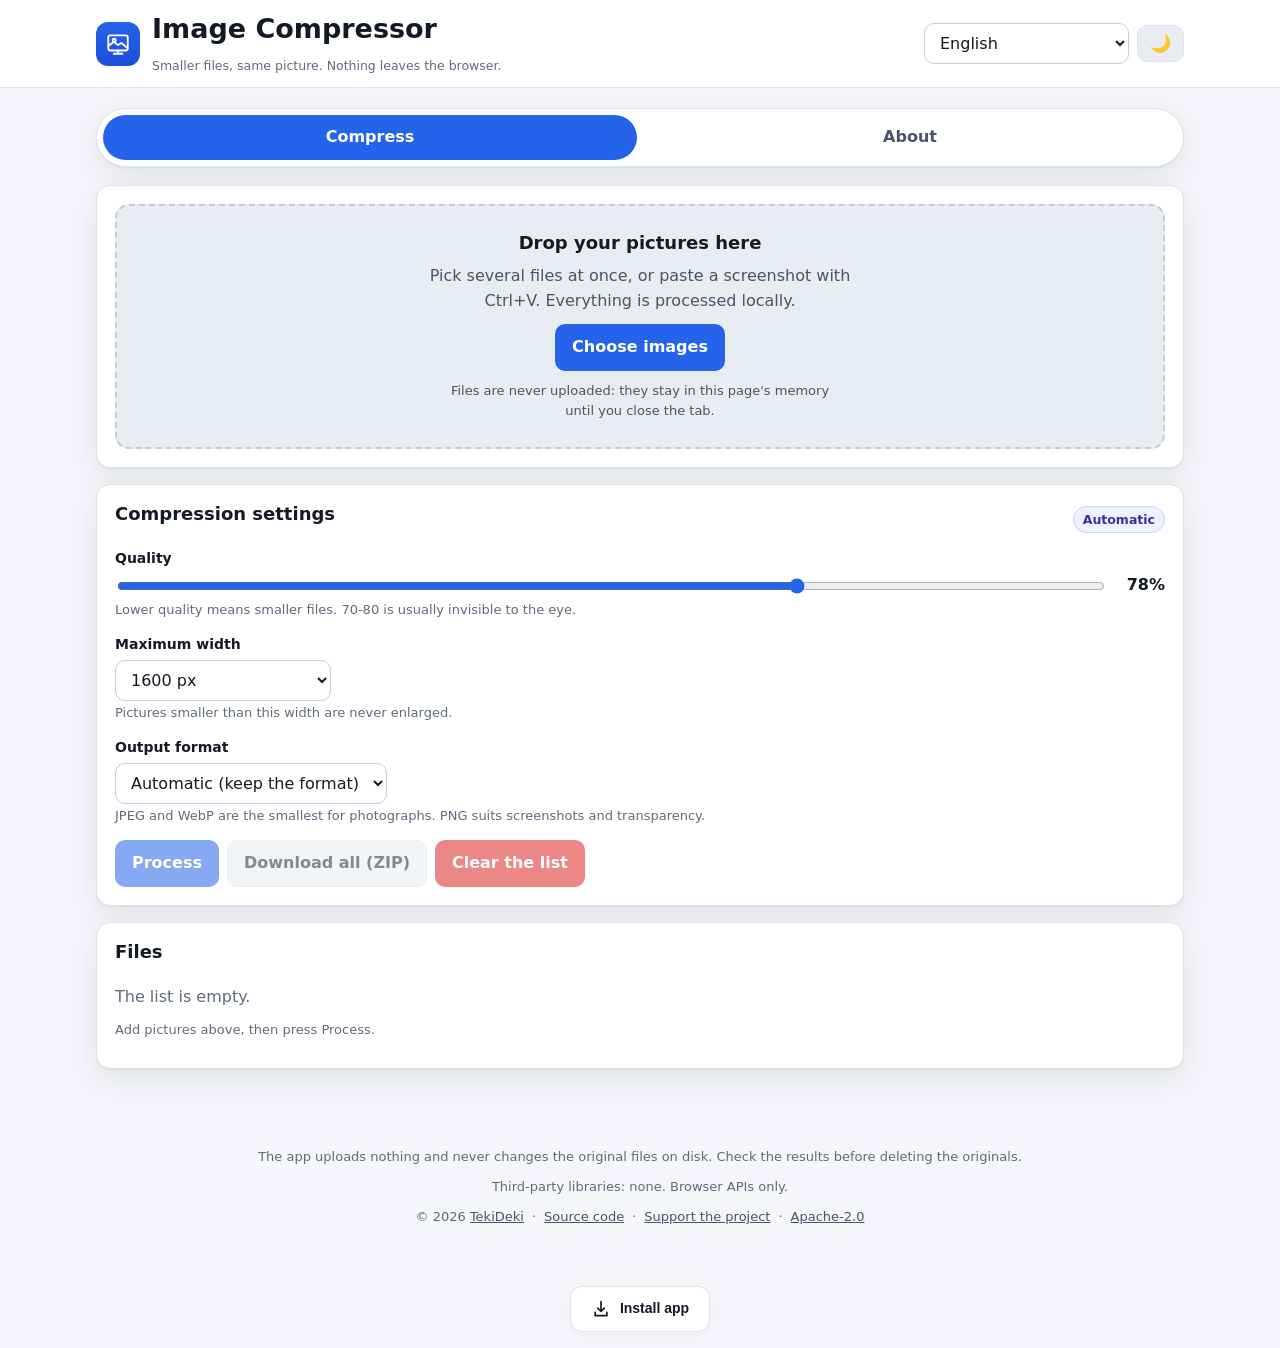
<file: index.html>
<!DOCTYPE html>
<html lang="ro">
<head>
<meta charset="utf-8">
<meta http-equiv="Content-Security-Policy" content="default-src 'self'; script-src 'self' 'unsafe-inline'; style-src 'self' 'unsafe-inline'; img-src 'self' data: blob:; font-src 'self' data:; media-src 'self' blob: data:; connect-src 'self'; worker-src 'self' blob:; object-src 'none'; base-uri 'self'; upgrade-insecure-requests">
<!-- CSP prin meta: GitHub Pages nu permite antete HTTP. Fara frame-ancestors/form-action, pe care meta nu le accepta. -->
<meta name="viewport" content="width=device-width, initial-scale=1">
<title>Compresor de imagini - TekiDeki</title>
<meta name="description" content="Comprima si redimensioneaza poze direct in browser, in lot, fara sa urci nimic nicaieri. Metadatele EXIF si GPS sunt eliminate.">
<meta name="author" content="Kristian Mario Miskovic (TekiDeki)">
<meta name="color-scheme" content="light dark">
<meta name="theme-color" content="#f4f6f9">
<link rel="canonical" href="https://tekideki.github.io/Image-Compressor/">
<link rel="alternate" hreflang="ro" href="https://tekideki.github.io/Image-Compressor/?lang=ro">
<link rel="alternate" hreflang="en" href="https://tekideki.github.io/Image-Compressor/?lang=en">
<link rel="alternate" hreflang="sr-Latn" href="https://tekideki.github.io/Image-Compressor/?lang=sr-Latn">
<link rel="alternate" hreflang="sr-Cyrl" href="https://tekideki.github.io/Image-Compressor/?lang=sr-Cyrl">
<link rel="alternate" hreflang="x-default" href="https://tekideki.github.io/Image-Compressor/">
<meta property="og:type" content="website">
<meta property="og:site_name" content="TekiDeki">
<meta property="og:title" content="Image Compressor - TekiDeki">
<meta property="og:description" content="Batch image compression in the browser: nothing is uploaded, EXIF and GPS are stripped, works offline.">
<meta property="og:url" content="https://tekideki.github.io/Image-Compressor/">
<meta property="og:image" content="https://tekideki.github.io/Image-Compressor/og-image.png">
<meta name="twitter:card" content="summary_large_image">
<meta name="twitter:title" content="Image Compressor - TekiDeki">
<meta name="twitter:description" content="Batch image compression in the browser: nothing is uploaded, EXIF and GPS are stripped, works offline.">
<meta name="twitter:image" content="https://tekideki.github.io/Image-Compressor/og-image.png">
<link rel="manifest" href="./manifest.json">
<link rel="icon" href="./favicon.ico" sizes="any">
<link rel="icon" href="./icon-192.png" type="image/png">
<link rel="apple-touch-icon" href="./apple-touch-icon.png">
<script>
/* Theme and language before the first paint, so nothing flashes. */
(function () {
  var dark = null, lang = null;
  try {
    var raw = localStorage.getItem('image_compressor_settings_v1');
    if (raw) { var s = JSON.parse(raw); if (typeof s.dark === 'boolean') dark = s.dark; if (typeof s.lang === 'string') lang = s.lang; }
  } catch (e) {}
  if (dark === null && window.matchMedia) dark = window.matchMedia('(prefers-color-scheme: dark)').matches;
  document.documentElement.setAttribute('data-theme', dark ? 'dark' : 'light');
  var meta = document.querySelector('meta[name="theme-color"]');
  if (meta) meta.setAttribute('content', dark ? '#0f172a' : '#f4f6f9');
  if (lang) {
    var map = { ro: 'ro', en: 'en', 'sr-latn': 'sr-Latn', 'sr-cyrl': 'sr-Cyrl' };
    if (map[lang]) document.documentElement.lang = map[lang];
  }
})();
</script>
<script type="application/ld+json">
{"@context":"https://schema.org","@type":"WebApplication","name":"Image Compressor - TekiDeki","url":"https://tekideki.github.io/Image-Compressor/","applicationCategory":"MultimediaApplication","operatingSystem":"Any browser","browserRequirements":"Requires JavaScript","inLanguage":["ro","en","sr-Latn","sr-Cyrl"],"isAccessibleForFree":true,"offers":{"@type":"Offer","price":"0","priceCurrency":"EUR"},"license":"https://www.apache.org/licenses/LICENSE-2.0","description":"Batch image compressor, resizer and metadata cleaner that runs entirely in the browser. Nothing is uploaded.","featureList":["Batch compression","Resize by maximum width","JPEG, WebP and PNG output","EXIF, GPS and device metadata removal","ZIP download of the whole batch","Works offline"]}
</script>
<style>
/* Image Compressor · TekiDeki - single-file application styles
 * SPDX-License-Identifier: Apache-2.0
 * Copyright 2026 Kristian Mario Miskovic (TekiDeki)
 * Palette values are chosen so that every text/background pair passes WCAG AA
 * in both themes (verified with axe-core in the test suite).
 */

/* hidden must win over component display rules (buttons are flex/inline-flex) */
[hidden] { display: none !important; }

:root {
  --primary: #2563eb;
  --primary-hover: #1d4ed8;
  --primary-soft: #dbeafe;
  --accent-ink: #1e40af;
  --link: #2563eb;
  --link-hover: #1d4ed8;
  --bg: #f4f6f9;
  --bg-soft: #e8edf4;
  --card-bg: #ffffff;
  --text: #131a24;
  --text-soft: #48546a;
  --text-muted: #5f6b7d;
  --border: #dde3ec;
  --border-strong: #c3ccdb;
  --secondary: #e9edf3;
  --secondary-text: #1f2937;
  --danger: #dc2626;
  --danger-hover: #b91c1c;
  --danger-bg: #fee2e2;
  --danger-text: #7f1d1d;
  --danger-border: #fca5a5;
  --pos: #15803d;
  --pos-bg: #dcfce7;
  --pos-border: #86efac;
  --warn: #92400e;
  --warn-bg: #fef3c7;
  --warn-border: #fcd34d;
  --info-bg: #eef2ff;
  --info-text: #3730a3;
  --info-border: #c7d2fe;
  --tag-bg: #eef1f6;
  --shadow: 0 1px 2px rgba(15, 23, 42, 0.06), 0 10px 30px rgba(15, 23, 42, 0.08);
  --radius: 14px;
  color-scheme: light;
}

[data-theme="dark"] {
  --primary: #2f6fe4;
  --primary-hover: #285fcc;
  --primary-soft: #1e3a8a;
  --accent-ink: #dbeafe;
  --link: #8ab4f8;
  --link-hover: #a5c8ff;
  --bg: #0f172a;
  --bg-soft: #131f36;
  --card-bg: #18213a;
  --text: #e9eef7;
  --text-soft: #b6c1d6;
  --text-muted: #97a3b8;
  --border: #27324e;
  --border-strong: #3a4767;
  --secondary: #24304c;
  --secondary-text: #e9eef7;
  --danger: #dc2626;
  --danger-hover: #b91c1c;
  --danger-bg: #4c1d1d;
  --danger-text: #fecaca;
  --danger-border: #7f1d1d;
  --pos: #4ade80;
  --pos-bg: #14351f;
  --pos-border: #15803d;
  --warn: #fde68a;
  --warn-bg: #453208;
  --warn-border: #a16207;
  --info-bg: #24304c;
  --info-text: #c7d2fe;
  --info-border: #4f46e5;
  --tag-bg: #23304d;
  --shadow: 0 1px 2px rgba(0, 0, 0, 0.4), 0 10px 30px rgba(0, 0, 0, 0.35);
  color-scheme: dark;
}

*, *::before, *::after { box-sizing: border-box; }

body {
  margin: 0;
  font-family: system-ui, -apple-system, "Segoe UI", Roboto, "Helvetica Neue", Arial, sans-serif;
  background: var(--bg);
  color: var(--text);
  line-height: 1.55;
  -webkit-text-size-adjust: 100%;
}

h1, h2, h3 { line-height: 1.25; margin: 0 0 10px; }
h1 { font-size: clamp(20px, 3.4vw, 27px); }
h2 { font-size: 18px; }
h3 { font-size: 16px; }
p { margin: 0 0 10px; }
a { color: var(--link); }
a:hover { color: var(--link-hover); }
img { max-width: 100%; }

.sr-only {
  position: absolute; width: 1px; height: 1px; padding: 0; margin: -1px;
  overflow: hidden; clip: rect(0 0 0 0); white-space: nowrap; border: 0;
}

.skip-link {
  position: absolute; left: -9999px; top: 0; z-index: 60;
  background: var(--primary); color: #fff; padding: 10px 16px;
  border-radius: 0 0 10px 0; font-weight: 600;
}
.skip-link:focus { left: 0; }
:focus-visible { outline: 3px solid var(--primary); outline-offset: 2px; }

.app-header {
  position: sticky; top: 0; z-index: 40;
  background: color-mix(in srgb, var(--card-bg) 92%, transparent);
  backdrop-filter: blur(8px);
  border-bottom: 1px solid var(--border);
}
.app-header .inner {
  max-width: 1120px; margin: 0 auto; padding: 12px 16px;
  display: flex; align-items: center; gap: 14px; flex-wrap: wrap;
}
.brand { display: flex; align-items: center; gap: 12px; margin-right: auto; }
.brand-mark {
  width: 44px; height: 44px; border-radius: 12px; flex: 0 0 auto;
  background: linear-gradient(180deg, var(--primary), var(--primary-hover));
  display: grid; place-items: center; color: #fff;
}
.brand-text p { margin: 0; font-size: 12.5px; color: var(--text-muted); }
.header-controls { display: flex; align-items: center; gap: 8px; }

.container { max-width: 1120px; margin: 0 auto; padding: 20px 16px 40px; }

.tabs {
  display: flex; gap: 6px; padding: 6px; margin: 0 0 18px;
  background: var(--card-bg); border: 1px solid var(--border);
  border-radius: 999px; box-shadow: var(--shadow);
}
.tabs button {
  flex: 1; border: 0; background: transparent; color: var(--text-soft);
  font: inherit; font-weight: 600; padding: 10px 12px; border-radius: 999px; cursor: pointer;
}
.tabs button[aria-selected="true"] { background: var(--primary); color: #fff; }

.card {
  background: var(--card-bg); border: 1px solid var(--border);
  border-radius: var(--radius); box-shadow: var(--shadow);
  padding: 18px; margin-bottom: 16px;
}
.card-head { display: flex; align-items: center; justify-content: space-between; gap: 12px; flex-wrap: wrap; margin-bottom: 12px; }
.grid-2 { display: grid; gap: 16px; grid-template-columns: 1fr; }
@media (min-width: 900px) {
  .grid-2 { grid-template-columns: 1.15fr 1fr; align-items: start; }
}

.btn-primary, .btn-ghost, .btn-danger, .btn-icon, .button {
  font: inherit; font-weight: 600; border-radius: 10px; cursor: pointer;
  padding: 10px 16px; border: 1px solid transparent; display: inline-flex;
  align-items: center; justify-content: center; gap: 8px; text-decoration: none;
}
.btn-primary { background: var(--primary); color: #fff; }
.btn-primary:hover { background: var(--primary-hover); }
.btn-ghost { background: var(--secondary); color: var(--secondary-text); border-color: var(--border); }
.btn-ghost:hover { border-color: var(--border-strong); }
.btn-danger { background: var(--danger); color: #fff; }
.btn-danger:hover { background: var(--danger-hover); }
.btn-icon {
  background: var(--secondary); color: var(--secondary-text); border-color: var(--border);
  padding: 9px 12px; font-size: 17px; line-height: 1;
}
.btn-icon[aria-pressed="true"] { background: var(--primary); color: #fff; }
.btn-sm { padding: 7px 11px; font-size: 13.5px; border-radius: 9px; }
.btn-primary[disabled], .btn-ghost[disabled], .btn-danger[disabled], .btn-icon[disabled], .button[disabled] {
  opacity: 0.55; cursor: not-allowed;
}
.btn-primary:not([disabled]):hover, .btn-ghost:not([disabled]):hover { filter: none; }

.actions { display: flex; gap: 8px; flex-wrap: wrap; }

.drop-zone {
  border: 2px dashed var(--border-strong); border-radius: var(--radius);
  background: var(--bg-soft); padding: 26px 18px; text-align: center;
  display: flex; flex-direction: column; align-items: center; gap: 10px;
}
.drop-zone.dragover { border-color: var(--primary); background: var(--primary-soft); }
.drop-zone h2 { margin: 0; }
.drop-zone p { margin: 0; color: var(--text-soft); max-width: 46ch; }

.field { margin-bottom: 14px; }
.field > label { display: block; font-weight: 600; font-size: 14px; margin-bottom: 4px; }
.field .hint { color: var(--text-muted); font-size: 13px; margin: 2px 0 0; }
select, input[type="number"], input[type="text"] {
  font: inherit; padding: 9px 11px; border-radius: 10px;
  border: 1px solid var(--border-strong); background: var(--card-bg); color: var(--text);
  max-width: 100%;
}
select { min-width: 150px; }

.slider-row { display: flex; align-items: center; gap: 12px; }
input[type="range"] { flex: 1; accent-color: var(--primary); min-width: 120px; }
.slider-row output {
  font-variant-numeric: tabular-nums; font-weight: 700; min-width: 46px; text-align: right;
}

.switch-row { display: flex; align-items: flex-start; justify-content: space-between; gap: 14px; padding: 10px 0; border-top: 1px solid var(--border); }
.switch-row:first-of-type { border-top: 0; }
.switch-row .hint { color: var(--text-muted); font-size: 13px; margin: 2px 0 0; }
input.switch {
  appearance: none; width: 46px; height: 26px; border-radius: 999px; flex: 0 0 auto;
  background: var(--border-strong); position: relative; cursor: pointer; transition: background 0.15s ease;
}
input.switch::after {
  content: ""; position: absolute; top: 3px; left: 3px; width: 20px; height: 20px;
  border-radius: 50%; background: #fff; transition: transform 0.15s ease;
}
input.switch:checked { background: var(--primary); }
input.switch:checked::after { transform: translateX(20px); }

.progress {
  height: 10px; border-radius: 999px; background: var(--bg-soft);
  border: 1px solid var(--border); overflow: hidden; margin: 10px 0 6px;
}
.progress > span { display: block; height: 100%; width: 0; background: var(--primary); transition: width 0.2s ease; }

.summary {
  display: flex; gap: 18px; flex-wrap: wrap; align-items: baseline;
  padding: 12px 14px; border-radius: 12px; background: var(--bg-soft); border: 1px solid var(--border);
}
.summary .big { font-size: 20px; font-weight: 800; font-variant-numeric: tabular-nums; }
.summary .pos { color: var(--pos); }
.summary .neg { color: var(--danger-text); }

.list { list-style: none; margin: 0; padding: 0; display: grid; gap: 10px; }
.list-item {
  display: grid; gap: 10px; padding: 12px; border: 1px solid var(--border);
  border-radius: 12px; background: var(--bg-soft);
}
@media (min-width: 700px) {
  .list-item { grid-template-columns: 1fr auto; align-items: center; }
}
.list-main { min-width: 0; }
.list-name { font-weight: 600; overflow-wrap: anywhere; }
.list-meta { display: flex; gap: 8px; flex-wrap: wrap; align-items: center; margin-top: 6px; }
.list-actions { display: flex; gap: 8px; flex-wrap: wrap; }
.list-item.is-selected { border-color: var(--primary); }

.badge {
  display: inline-flex; align-items: center; gap: 6px; font-size: 12.5px; font-weight: 600;
  padding: 3px 9px; border-radius: 999px; background: var(--tag-bg); color: var(--text-soft);
  border: 1px solid var(--border);
}
.badge-pos { background: var(--pos-bg); color: var(--pos); border-color: var(--pos-border); }
.badge-warn { background: var(--warn-bg); color: var(--warn); border-color: var(--warn-border); }
.badge-danger { background: var(--danger-bg); color: var(--danger-text); border-color: var(--danger-border); }
.badge-info { background: var(--info-bg); color: var(--info-text); border-color: var(--info-border); }
.badge-type { background: var(--primary-soft); color: var(--accent-ink); border-color: transparent; }

.mono { font-family: ui-monospace, SFMono-Regular, Menlo, Consolas, monospace; font-size: 13px; overflow-wrap: anywhere; }
.muted { color: var(--text-muted); }
.small { font-size: 13px; }

.compare { display: grid; gap: 12px; grid-template-columns: 1fr; }
@media (min-width: 760px) { .compare { grid-template-columns: 1fr 1fr; } }
.compare figure { margin: 0; }
.compare .frame {
  border: 1px solid var(--border); border-radius: 12px; overflow: hidden;
  background: repeating-conic-gradient(var(--bg-soft) 0% 25%, var(--card-bg) 0% 50%) 50% / 20px 20px;
  display: grid; place-items: center; min-height: 140px; padding: 6px;
}
.compare img { display: block; max-height: 320px; width: auto; }
.compare figcaption { font-size: 13px; color: var(--text-muted); margin-top: 6px; }

.kv { display: grid; gap: 4px; margin: 0 0 10px; padding-left: 18px; }
.kv li { overflow-wrap: anywhere; font-size: 14.5px; }
.kv li.small { font-size: 13px; }

.status-banner {
  display: flex; gap: 12px; align-items: center; flex-wrap: wrap;
  padding: 12px 14px; border-radius: 12px; margin-bottom: 14px;
  background: var(--info-bg); color: var(--info-text); border: 1px solid var(--info-border);
}
.status-banner.danger { background: var(--danger-bg); color: var(--danger-text); border-color: var(--danger-border); }
.status-banner.warn { background: var(--warn-bg); color: var(--warn); border-color: var(--warn-border); }
.status-banner.info { background: var(--info-bg); color: var(--info-text); border-color: var(--info-border); }
.status-banner[hidden] { display: none; }
.status-banner .grow { flex: 1 1 260px; }

.toast {
  position: fixed; left: 50%; bottom: 22px; transform: translateX(-50%) translateY(12px);
  background: var(--text); color: var(--bg); padding: 11px 18px; border-radius: 999px;
  box-shadow: var(--shadow); z-index: 70; opacity: 0; transition: opacity 0.2s ease, transform 0.2s ease;
  max-width: min(92vw, 520px); text-align: center;
}
.toast.show { opacity: 1; transform: translateX(-50%) translateY(0); }
.toast[hidden] { display: none; }

dialog#appDialog {
  position: fixed; inset: 0; margin: auto; width: min(92vw, 460px); height: fit-content;
  border: 1px solid var(--border); border-radius: var(--radius); background: var(--card-bg);
  color: var(--text); box-shadow: var(--shadow); padding: 20px;
}
dialog#appDialog::backdrop { background: rgba(15, 23, 42, 0.55); }
dialog#appDialog h2 { margin-top: 0; }
dialog#appDialog p { color: var(--text-soft); font-size: 14px; }
.dialog-actions { display: flex; gap: 10px; justify-content: flex-end; flex-wrap: wrap; margin-top: 6px; }

.about-list { margin: 0 0 12px; padding-left: 20px; color: var(--text-soft); }
.about-list li { margin-bottom: 4px; }
.kbd {
  display: inline-block; padding: 1px 7px; border-radius: 6px; border: 1px solid var(--border-strong);
  background: var(--bg-soft); font-family: ui-monospace, Menlo, Consolas, monospace; font-size: 12.5px;
}

.donate-card { text-align: center; }
.donate-card .button { background: var(--primary); color: #fff; }

.app-footer {
  max-width: 1120px; margin: 0 auto; padding: 22px 16px 34px;
  color: var(--text-muted); font-size: 13px; text-align: center;
}
.app-footer .notice { margin-bottom: 10px; }
.app-footer .attribution { margin-bottom: 10px; }
.tekideki-credits { display: flex; gap: 8px; flex-wrap: wrap; justify-content: center; align-items: center; }
.tekideki-credits a { color: var(--text-soft); }

@media (prefers-reduced-motion: reduce) {
  * { transition: none !important; animation: none !important; }
}



  /* regula casei: tinte de atingere pe mobil */
  @media (pointer: coarse), (max-width: 700px) {
    #qualityRange { min-height: 34px; display: inline-flex; align-items: center; }
    a:not(:where(p, li, figcaption) a) { min-height: 34px; display: inline-flex; align-items: center; }
    .support-link { min-height: 34px; display: inline-flex; align-items: center; }
  }
</style>
<style id="tinte-44">
/* regula casei: pe telefon, tinta de atingere are cel putin 44x44px (WCAG 2.5.5, Apple HIG).
   Se aplica doar pe pointer gros sau ecran mic, ca sa nu umfle interfata pe desktop.
   `!important` e intentionat: e un prag de accesibilitate, nu o preferinta de stil, iar
   fiecare unealta are propriile reguli de buton care ar castiga altfel.
   Tabla jocurilor (`.cell`, `.tile`, `.slot`, `.key`) este lasata afara: acolo marimea
   tintei e data de grila, nu de deget, si e tratata in blocul fiecarui joc. */
@media (pointer: coarse), (max-width: 700px) {
  html body :is(button, select, textarea, summary, [role="button"],
      input:not([type="checkbox"]):not([type="radio"]):not([type="file"]):not([type="hidden"]),
      label:has(input[type="checkbox"]), label:has(input[type="radio"]),
      .check, .check-label, .switch, .btn, .button):not(.cell):not(.tile):not(.slot):not(.key) {
    min-height: 44px !important;
  }
  html body :is(button, [role="button"], .btn, .button, .chip, .langbtn, .iconbtn, .icon-btn,
      .btn-icon, .icon-button, .swatch, .switch, .tbtn, .buy, .skip):not(.cell):not(.tile):not(.slot):not(.key) {
    display: inline-flex !important; align-items: center !important; justify-content: center !important;
  }
  html body :is(.iconbtn, .icon-btn, .btn-icon, .icon-button, .langbtn, .theme-toggle, .theme,
      .swatch, .switch, .tbtn, .swap, .play-button, .stop-button, .undo, .buy,
      .nav-btn, .editor-close, .round-btn, .chip-x, .close, .btn-close, .randomize-mini,
      .history > button, .swatches > button) {
    min-width: 44px !important; min-height: 44px !important;
  }
  html body :is(select, input[type="color"], input[type="number"], input[type="text"]) {
    min-width: 44px !important;
  }
  html body :is(input[type="checkbox"], input[type="radio"]) { min-width: 24px !important; min-height: 24px !important; }
  /* legaturile din afara textului curent (antet, subsol, navigatie); cele din propozitie
     ramin legaturi de text, cum spune si exceptia pentru text din WCAG 2.5.5.
     Cardurile-legatura isi pastreaza asezarea, doar inaltimea minima creste. */
  html body a:not(p a):not(li a):not(td a):not(.gcard):not(.card) {
    min-height: 44px !important; min-width: 44px !important;
  }
  html body :is(a.skip, .brand, a.buy) { display: inline-flex !important; align-items: center !important; }
  /* barele care nu incapeau: se asaza pe doua randuri in loc sa iasa din ecran */
  html body :is(nav, .nav, .navbar, .toolbar, .links, footer, .footnotes, .player-controls,
      header, .topbar, .masthead, .app-header,
      .topbar-actions, .header-actions, .hero-actions, .actions, .action-row,
      .btn-row, .button-row, .controls, .controls-row, .filters,
      .topbar-inner, .header-inner, .nav-inner, .bar-inner,
      [class$="-inner"], [class$="-actions"]) {
    flex-wrap: wrap !important;
  }
  html body input[type="range"] { height: 44px !important; }
  /* campurile de fisier sunt suprapuse peste zona de tragere si nu trebuie sa iasa din ea */
  html body :is(input[type="file"], input[type="color"], img, video, canvas) { max-width: 100% !important; }
}
</style>
</head>
<body>
<a class="skip-link" href="#main" data-i18n="skip_to_content">Skip to content</a>

<header class="app-header">
  <div class="inner">
    <div class="brand">
      <span class="brand-mark" aria-hidden="true">
        <svg width="26" height="26" viewBox="0 0 24 24" fill="none" stroke="currentColor" stroke-width="1.7" stroke-linecap="round" stroke-linejoin="round">
          <rect x="3" y="4" width="18" height="14" rx="2"></rect>
          <path d="M3 14l5-4 4 3 3-2 6 5"></path>
          <circle cx="8.5" cy="8.5" r="1.4"></circle>
          <path d="M8 21h8M12 18v3"></path>
        </svg>
      </span>
      <div class="brand-text">
        <h1 data-i18n="app_title">Compresor de imagini</h1>
        <p data-i18n="app_subtitle">Mai mic, aceeasi poza. Nimic nu pleaca din browser.</p>
      </div>
    </div>
    <div class="header-controls">
      <label class="sr-only" for="langSelect" data-i18n="lang_label">Limba</label>
      <select id="langSelect" aria-label="Limba">
        <option value="ro">Romana</option>
        <option value="en">English</option>
        <option value="sr-latn">Srpski (latinica)</option>
        <option value="sr-cyrl">Српски (ћирилица)</option>
      </select>
      <button type="button" class="btn-icon" id="themeToggle" aria-pressed="false" aria-label="Tema" title="Tema">🌙</button>
    </div>
  </div>
</header>

<main class="container" id="main" tabindex="-1">
  <div class="status-banner" id="statusBanner" role="status" hidden>
    <span class="grow" id="statusText"></span>
    <span id="statusActions"></span>
  </div>

  <nav class="tabs" role="tablist" aria-label="Sectiuni" data-i18n-aria="tabs_label">
    <button type="button" role="tab" id="tab-compress" data-tab="compress" aria-controls="panel-compress" aria-selected="true" data-i18n="tab_compress">Compresie</button>
    <button type="button" role="tab" id="tab-about" data-tab="about" aria-controls="panel-about" aria-selected="false" tabindex="-1" data-i18n="tab_about">Despre</button>
  </nav>

  <section role="tabpanel" id="panel-compress" aria-labelledby="tab-compress">
    <div class="card">
      <div class="drop-zone" id="dropZone">
        <h2 data-i18n="drop_title">Trage pozele aici</h2>
        <p data-i18n="drop_hint">Poti alege mai multe fisiere deodata, sau lipi o captura de ecran cu Ctrl+V. Totul se proceseaza local.</p>
        <button type="button" class="btn-primary" id="chooseImages" data-i18n="choose_images">Alege imagini</button>
        <p class="small muted" data-i18n="drop_paste_hint">Fisierele nu sunt incarcate nicaieri: raman in memoria acestei pagini pana inchizi fila.</p>
        <input type="file" id="fileInput" accept="image/*" multiple aria-label="Alege imagini de comprimat" data-i18n-aria="choose_images" hidden>
      </div>
      <p class="small muted" id="fileNote" hidden></p>
    </div>

    <div class="card" id="settingsCard">
      <div class="card-head">
        <h2 data-i18n="settings_title">Setari de compresie</h2>
        <span class="badge badge-info" id="formatBadge" hidden></span>
      </div>
      <div class="field">
        <label for="qualityRange" data-i18n="quality_label">Calitate</label>
        <div class="slider-row">
          <input type="range" id="qualityRange" min="40" max="95" step="1" value="78">
          <output id="qualityOut" for="qualityRange">78%</output>
        </div>
        <p class="hint" data-i18n="quality_hint">Calitate mai mica inseamna fisiere mai mici. 70-80 este de obicei invizibil pentru ochi.</p>
        <p class="hint" id="pngNote" data-i18n="quality_png_note" hidden>PNG nu are control de calitate: se redimensioneaza, dar calitatea nu se aplica.</p>
      </div>
      <div class="field">
        <label for="widthSelect" data-i18n="width_label">Latime maxima</label>
        <select id="widthSelect">
          <option value="0" data-i18n="width_original">Pastreaza dimensiunea originala</option>
          <option value="2560">2560 px</option>
          <option value="1920">1920 px</option>
          <option value="1600" selected>1600 px</option>
          <option value="1280">1280 px</option>
          <option value="800">800 px</option>
        </select>
        <p class="hint" data-i18n="width_hint">Pozele mai mici decat aceasta latime nu sunt marite niciodata.</p>
      </div>
      <div class="field">
        <label for="formatSelect" data-i18n="format_label">Format de iesire</label>
        <select id="formatSelect">
          <option value="auto" data-i18n="format_auto">Automat (pastreaza formatul)</option>
          <option value="jpeg">JPEG</option>
          <option value="webp">WebP</option>
          <option value="png">PNG</option>
        </select>
        <p class="hint" data-i18n="format_hint">JPEG si WebP sunt cele mai mici pentru fotografii. PNG este potrivit pentru capturi de ecran si pentru transparenta.</p>
      </div>
      <div class="actions">
        <button type="button" class="btn-primary" id="processBtn" data-i18n="process_start">Proceseaza</button>
        <button type="button" class="btn-ghost" id="cancelBtn" data-i18n="process_cancel" hidden>Anuleaza</button>
        <button type="button" class="btn-ghost" id="downloadAllBtn" data-i18n="download_all" disabled>Descarca tot (ZIP)</button>
        <button type="button" class="btn-danger" id="clearListBtn" data-i18n="clear_list" disabled>Goleste lista</button>
      </div>
      <div class="progress" id="progressWrap" role="progressbar" aria-valuemin="0" aria-valuemax="100" aria-valuenow="0" aria-label="Progres" hidden>
        <span id="progressBar"></span>
      </div>
      <p class="small muted" id="progressText" hidden></p>
      <p class="sr-only" role="status" aria-live="polite" id="progressLive"></p>
      <div class="summary" id="summary" hidden>
        <span><span data-i18n="total_label">Total</span>: <strong id="totalFiles">0</strong></span>
        <span class="big" id="totalBefore">0 B</span>
        <span aria-hidden="true">→</span>
        <span class="big" id="totalAfter">0 B</span>
        <span class="badge badge-pos" id="totalSaved"></span>
      </div>
    </div>

    <div class="card">
      <div class="card-head">
        <h2 data-i18n="list_title">Fisiere</h2>
        <span class="badge" id="listCount" hidden></span>
      </div>
      <p class="small" id="staleNote" data-i18n="settings_stale" hidden>Setarile s-au schimbat: apasa Proceseaza pentru rezultate noi.</p>
      <p class="muted" id="listEmpty" data-i18n="list_empty">Lista este goala.</p>
      <p class="small muted" id="listEmptyHint" data-i18n="list_empty_hint">Adauga poze mai sus, apoi apasa Proceseaza.</p>
      <ul class="list" id="fileList"></ul>
    </div>

    <div class="card" id="previewCard" hidden>
      <h2 data-i18n="preview_title">Comparatie</h2>
      <div class="compare">
        <figure>
          <div class="frame"><img id="previewOriginal" alt="Original" data-i18n-alt="preview_original_alt"></div>
          <figcaption><span data-i18n="preview_original">Original</span>: <span id="previewOriginalCaption">-</span></figcaption>
        </figure>
        <figure>
          <div class="frame"><img id="previewCompressed" alt="Compressed" data-i18n-alt="preview_compressed_alt"></div>
          <figcaption><span data-i18n="preview_compressed">Comprimat</span>: <span id="previewCompressedCaption">-</span></figcaption>
        </figure>
      </div>
      <h3 data-i18n="preview_meta_title">Metadate</h3>
      <ul class="kv" id="previewMeta"></ul>
    </div>
  </section>

  <section role="tabpanel" id="panel-about" aria-labelledby="tab-about" hidden>
    <div class="card">
      <h2 data-i18n="about_what">Ce face aplicatia</h2>
      <p data-i18n="about_what_text"></p>
      <h2 data-i18n="about_privacy">Confidentialitate</h2>
      <p data-i18n="about_privacy_text"></p>
      <h2 data-i18n="about_metadata">Metadate eliminate</h2>
      <p data-i18n="about_metadata_text"></p>
      <h2 data-i18n="about_formats">Formate si limite</h2>
      <ul class="about-list">
        <li data-i18n="about_formats_1"></li>
        <li data-i18n="about_formats_2"></li>
        <li data-i18n="about_formats_3"></li>
        <li data-i18n="about_formats_4"></li>
      </ul>
      <h2 data-i18n="about_install">Instalare</h2>
      <p data-i18n="about_install_text"></p>
      <h2 data-i18n="about_shortcuts">Scurtaturi</h2>
      <p data-i18n="about_shortcuts_text"></p>
      <p class="small muted"><span class="kbd">Space</span> · <span class="kbd">Ctrl</span>+<span class="kbd">V</span> · <span class="kbd">1</span> <span class="kbd">2</span></p>
      <h2 data-i18n="about_license">Licenta</h2>
      <p data-i18n="about_license_text"></p>
    </div>

    <div class="card">
      <h2 data-i18n="storage_title">Setari si date locale</h2>
      <p data-i18n="storage_text"></p>
      <p><button type="button" class="btn-ghost" id="resetSettings" data-i18n="action_reset_settings">Reseteaza setarile</button></p>
    </div>

    <div class="card donate-card">
      <p data-i18n="donate_text">Ti-a fost de folos? Poti sustine proiectul.</p>
      <p><a class="button" href="https://paypal.me/TekiDeki" target="_blank" rel="noopener noreferrer" data-i18n="donate_button">Sustine proiectul</a></p>
      <p class="small muted" data-i18n="donate_note">Fara cont, fara reclame, fara urmarire.</p>
    </div>
  </section>
</main>

<footer class="app-footer">
  <p class="notice" data-i18n="disclaimer"></p>
  <p class="attribution small">
    <span data-i18n="footer_attr_label">Fara biblioteci externe</span>:
    <span data-i18n="footer_attr_text"></span>
  </p>
  <div class="tekideki-credits">
    <span>© 2026 <a href="https://github.com/TekiDeki" target="_blank" rel="noopener noreferrer">TekiDeki</a></span>
    <span aria-hidden="true">·</span>
    <a href="https://github.com/TekiDeki/Image-Compressor" target="_blank" rel="noopener noreferrer" data-i18n="footer_source">Source code</a>
    <span aria-hidden="true">·</span>
    <a href="https://paypal.me/TekiDeki" target="_blank" rel="noopener noreferrer" class="support-link" data-i18n="donate_button">Support the project</a>
    <span aria-hidden="true">·</span>
    <a href="https://tekideki.github.io/Image-Compressor/LICENSE" target="_blank" rel="noopener noreferrer" data-i18n="footer_license">Apache-2.0</a>
  </div>
</footer>

<dialog id="appDialog" aria-labelledby="appDialogTitle">
  <h2 id="appDialogTitle"></h2>
  <p id="appDialogBody"></p>
  <div class="dialog-actions">
    <button type="button" class="btn-ghost" id="appDialogCancel" data-i18n="cancel">Anuleaza</button>
    <button type="button" class="btn-primary" id="appDialogConfirm" data-i18n="confirm">Confirma</button>
  </div>
</dialog>

<div class="toast" id="toast" role="status" aria-live="polite" hidden></div>

<script>
/* Image Compressor · TekiDeki - translations (ro, en, sr-Latn, sr-Cyrl)
 * SPDX-License-Identifier: Apache-2.0
 * Copyright 2026 Kristian Mario Miskovic (TekiDeki)
 * The key set must stay identical in all four locales (checked by the test suite).
 */
const I18N = {
  ro: {
    app_title: "Compresor de imagini",
    app_subtitle: "Mai mic, aceeasi poza. Nimic nu pleaca din browser.",
    skip_to_content: "Sari la continut",
    lang_label: "Limba",
    theme_toggle: "Tema deschisa sau inchisa",
    tab_compress: "Compresie",
    tab_about: "Despre",
    tabs_label: "Sectiuni",
    drop_title: "Trage pozele aici",
    drop_hint: "Poti alege mai multe fisiere deodata, sau lipi o captura de ecran cu Ctrl+V. Totul se proceseaza local.",
    choose_images: "Alege imagini",
    drop_paste_hint: "Fisierele nu sunt incarcate nicaieri: raman in memoria acestei pagini pana inchizi fila.",
    settings_title: "Setari de compresie",
    quality_label: "Calitate",
    quality_hint: "Calitate mai mica inseamna fisiere mai mici. 70-80 este de obicei invizibil pentru ochi.",
    quality_png_note: "PNG nu are control de calitate: se redimensioneaza, dar calitatea nu se aplica.",
    width_label: "Latime maxima",
    width_original: "Pastreaza dimensiunea originala",
    width_hint: "Pozele mai mici decat aceasta latime nu sunt marite niciodata.",
    format_label: "Format de iesire",
    format_auto: "Automat (pastreaza formatul)",
    format_hint: "JPEG si WebP sunt cele mai mici pentru fotografii. PNG este potrivit pentru capturi de ecran si pentru transparenta.",
    format_badge_auto: "Automat",
    format_badge_webp_missing: "WebP indisponibil in acest browser",
    process_start: "Proceseaza",
    process_cancel: "Anuleaza",
    download_all: "Descarca tot (ZIP)",
    clear_list: "Goleste lista",
    process_running: "{done} din {total} fisiere procesate",
    process_done: "{n} fisiere procesate",
    process_cancelled: "Procesare anulata. Rezultatele de pana acum sunt pastrate.",
    progress_label: "Progres",
    total_label: "Total",
    list_title: "Fisiere",
    list_empty: "Lista este goala.",
    list_empty_hint: "Adauga poze mai sus, apoi apasa Proceseaza.",
    list_count: "{n} fisiere in lista",
    settings_stale: "Setarile s-au schimbat: apasa Proceseaza pentru rezultate noi.",
    files_selected: "{n} fisiere adaugate.",
    files_limit: "Se proceseaza maximum {max} de fisiere odata; restul au fost ignorate.",
    file_too_large: "{name} este prea mare (maximum {max}).",
    status_pending: "In asteptare",
    status_working: "Se proceseaza",
    status_done: "Gata",
    status_error: "Eroare",
    status_cancelled: "Anulat",
    saving_badge: "cu {p}% mai mic",
    bigger_warning: "Rezultatul este mai mare decat originalul",
    gif_note: "GIF animat: se foloseste primul cadru",
    download_one: "Descarca",
    preview_show: "Compara",
    retry_one: "Reincearca",
    remove_one: "Scoate",
    error_decode: "{name} nu a putut fi citit ca imagine.",
    error_unsupported: "{name} are un format pe care acest browser nu il poate citi.",
    error_encode: "{name} nu a putut fi scris in formatul ales.",
    nothing_to_download: "Nu exista inca rezultate de descarcat.",
    zip_too_large: "Rezultatele au {size} in total. Descarca fisier cu fisier peste {max}, sau reduce lotul.",
    zip_ready: "ZIP pregatit cu {n} imagini.",
    toast_cleared: "Lista a fost golita.",
    toast_settings_reset: "Setarile au revenit la valorile initiale.",
    toast_downloaded: "Descarcare pornita.",
    preview_title: "Comparatie",
    preview_original: "Original",
    preview_compressed: "Comprimat",
    preview_original_alt: "Imaginea originala",
    preview_compressed_alt: "Imaginea comprimata",
    preview_caption: "{dims} · {size}",
    preview_meta_title: "Metadate",
    meta_none: "Nu au fost gasite metadate in acest fisier.",
    meta_found: "Metadate gasite: {list}.",
    meta_device: "dispozitiv",
    meta_date: "data capturii",
    meta_gps: "coordonate GPS",
    meta_orientation: "orientare EXIF {n}",
    meta_cleaned: "Metadatele nu sunt copiate in fisierul nou: imaginea iese fara EXIF, fara GPS si fara date despre dispozitiv.",
    confirm_clear_title: "Golesti lista?",
    confirm_clear_body: "Se scot toate fisierele si rezultatele din pagina. Fisierele originale de pe disc nu sunt atinse.",
    confirm_remove_title: "Scoate fisierul?",
    confirm_remove_body: "Se scoate {name} din lista.",
    about_what: "Ce face aplicatia",
    about_what_text: "Comprima si redimensioneaza poze in lot, direct in browser, si le descarca la loc sau pe toate intr-un ZIP. Arata pentru fiecare fisier cat era inainte, cat este dupa si cat s-a economisit.",
    about_privacy: "Confidentialitate",
    about_privacy_text: "Fara cont, fara reclame, fara urmarire, fara server. Imaginile sunt citite din memoria paginii si nu sunt trimise nicaieri; poti verifica acest lucru in fila Retea a browserului sau in suita de teste a proiectului.",
    about_metadata: "Metadate eliminate",
    about_metadata_text: "Re-encodarea prin canvas nu copiaza EXIF, GPS, modelul aparatului sau data capturii. Orientarea EXIF este insa aplicata inainte de scriere, ca pozele facute cu telefonul vertical sa nu se intoarca.",
    about_formats: "Formate si limite",
    about_formats_1: "Iesire in JPEG, WebP sau PNG, doar in formatele pe care browserul le poate scrie efectiv.",
    about_formats_2: "Maximum 60 de fisiere in lista si 40 MB per fisier.",
    about_formats_3: "HEIC depinde de browser: Safari pe Apple il poate citi, restul primesc un mesaj clar. AVIF nu poate fi scris din canvas, deci nu este oferit.",
    about_formats_4: "Imaginile animate (GIF) sunt tratate ca o singura imagine, primul cadru.",
    about_install: "Instalare",
    about_install_text: "Aplicatia este o PWA: dupa prima vizita online functioneaza si offline, iar pe telefon sau desktop poate fi instalata ca o aplicatie normala.",
    install_button: "Instaleaza aplicatia",
    install_unavailable: "Instalarea nu este disponibila in acest browser momentan.",
    install_ios_hint: "Pe iPhone sau iPad: deschide in Safari, apoi Distribuie - Adauga la ecranul principal.",
    about_shortcuts: "Scurtaturi",
    about_shortcuts_text: "Space porneste procesarea, 1 si 2 schimba taburile, Ctrl+V adauga o imagine din clipboard.",
    about_license: "Licenta",
    about_license_text: "Cod propriu sub licenta Apache-2.0, fara biblioteci externe incluse. Proiectul foloseste doar API-uri ale browserului: Canvas, Blob, File API si Web Crypto acolo unde este nevoie.",
    storage_title: "Setari si date locale",
    storage_text: "Setarile de compresie sunt pastrate in acest browser, ca sa nu le alegi din nou. Nu pleaca nicaieri si pot fi resetate oricand.",
    action_reset_settings: "Reseteaza setarile",
    banner_memory: "Browserul blocheaza stocarea locala, deci setarile sunt pastrate doar pentru aceasta sesiune.",
    banner_unreadable: "Setarile salvate nu au putut fi citite. Se folosesc valorile initiale.",
    disclaimer: "Aplicatia nu incarca nimic pe internet si nu modifica fisierele originale de pe disc. Verifica rezultatele inainte de a sterge originalele.",
    footer_attr_label: "Biblioteci externe",
    footer_attr_text: "niciuna. Doar API-uri ale browserului.",
    footer_source: "Cod sursa",
    footer_license: "Apache-2.0",
    donate_text: "Ti-a fost de folos? Poti sustine proiectul.",
    donate_button: "Sustine proiectul",
    donate_note: "Fara cont, fara reclame, fara urmarire.",
    cancel: "Anuleaza",
    confirm: "Confirma"
  },

  en: {
    app_title: "Image Compressor",
    app_subtitle: "Smaller files, same picture. Nothing leaves the browser.",
    skip_to_content: "Skip to content",
    lang_label: "Language",
    theme_toggle: "Light or dark theme",
    tab_compress: "Compress",
    tab_about: "About",
    tabs_label: "Sections",
    drop_title: "Drop your pictures here",
    drop_hint: "Pick several files at once, or paste a screenshot with Ctrl+V. Everything is processed locally.",
    choose_images: "Choose images",
    drop_paste_hint: "Files are never uploaded: they stay in this page's memory until you close the tab.",
    settings_title: "Compression settings",
    quality_label: "Quality",
    quality_hint: "Lower quality means smaller files. 70-80 is usually invisible to the eye.",
    quality_png_note: "PNG has no quality control: it is resized, but the quality slider does not apply.",
    width_label: "Maximum width",
    width_original: "Keep the original size",
    width_hint: "Pictures smaller than this width are never enlarged.",
    format_label: "Output format",
    format_auto: "Automatic (keep the format)",
    format_hint: "JPEG and WebP are the smallest for photographs. PNG suits screenshots and transparency.",
    format_badge_auto: "Automatic",
    format_badge_webp_missing: "WebP is not available in this browser",
    process_start: "Process",
    process_cancel: "Cancel",
    download_all: "Download all (ZIP)",
    clear_list: "Clear the list",
    process_running: "{done} of {total} files processed",
    process_done: "{n} files processed",
    process_cancelled: "Processing cancelled. The results so far are kept.",
    progress_label: "Progress",
    total_label: "Total",
    list_title: "Files",
    list_empty: "The list is empty.",
    list_empty_hint: "Add pictures above, then press Process.",
    list_count: "{n} files in the list",
    settings_stale: "Settings changed: press Process for fresh results.",
    files_selected: "{n} files added.",
    files_limit: "At most {max} files are processed at once; the rest were ignored.",
    file_too_large: "{name} is too large (maximum {max}).",
    status_pending: "Waiting",
    status_working: "Working",
    status_done: "Done",
    status_error: "Error",
    status_cancelled: "Cancelled",
    saving_badge: "{p}% smaller",
    bigger_warning: "The result is larger than the original",
    gif_note: "Animated GIF: only the first frame is used",
    download_one: "Download",
    preview_show: "Compare",
    retry_one: "Retry",
    remove_one: "Remove",
    error_decode: "{name} could not be read as an image.",
    error_unsupported: "{name} uses a format this browser cannot read.",
    error_encode: "{name} could not be written in the chosen format.",
    nothing_to_download: "There are no results to download yet.",
    zip_too_large: "The results total {size}. Download file by file above {max}, or use a smaller batch.",
    zip_ready: "ZIP ready with {n} images.",
    toast_cleared: "The list is empty now.",
    toast_settings_reset: "Settings are back to their initial values.",
    toast_downloaded: "Download started.",
    preview_title: "Comparison",
    preview_original: "Original",
    preview_compressed: "Compressed",
    preview_original_alt: "The original image",
    preview_compressed_alt: "The compressed image",
    preview_caption: "{dims} · {size}",
    preview_meta_title: "Metadata",
    meta_none: "No metadata was found in this file.",
    meta_found: "Metadata found: {list}.",
    meta_device: "device",
    meta_date: "capture date",
    meta_gps: "GPS coordinates",
    meta_orientation: "EXIF orientation {n}",
    meta_cleaned: "Metadata is not copied into the new file: the result has no EXIF, no GPS and no device details.",
    confirm_clear_title: "Clear the list?",
    confirm_clear_body: "Every file and result is removed from the page. The original files on disk are untouched.",
    confirm_remove_title: "Remove this file?",
    confirm_remove_body: "{name} is removed from the list.",
    about_what: "What it does",
    about_what_text: "Compresses and resizes pictures in batch, right in the browser, and downloads them one by one or all together in a ZIP. Every file shows its size before, its size after and what was saved.",
    about_privacy: "Privacy",
    about_privacy_text: "No account, no ads, no tracking, no server. Images are read from the page's memory and are never sent anywhere; you can confirm that in the browser's Network tab or in the project's test suite.",
    about_metadata: "Metadata removal",
    about_metadata_text: "Re-encoding through canvas does not copy EXIF, GPS, camera model or capture date. The EXIF orientation is applied first, so portrait photos do not end up sideways.",
    about_formats: "Formats and limits",
    about_formats_1: "JPEG, WebP or PNG output, restricted to the formats this browser can actually write.",
    about_formats_2: "At most 60 files in the list and 40 MB per file.",
    about_formats_3: "HEIC depends on the browser: Safari on Apple devices can read it, others get a clear message. AVIF cannot be written from canvas, so it is not offered.",
    about_formats_4: "Animated images (GIF) are treated as a single picture, the first frame.",
    about_install: "Install",
    about_install_text: "This is a PWA: after the first online visit it also works offline, and on phones or desktops it can be installed like a normal app.",
    install_button: "Install the app",
    install_unavailable: "Installation is not available in this browser right now.",
    install_ios_hint: "On iPhone or iPad: open in Safari, then Share - Add to Home Screen.",
    about_shortcuts: "Shortcuts",
    about_shortcuts_text: "Space starts processing, 1 and 2 switch tabs, Ctrl+V adds an image from the clipboard.",
    about_license: "License",
    about_license_text: "Own code under the Apache-2.0 license, with no third-party libraries bundled. The project only uses browser APIs: Canvas, Blob, File API and Web Crypto where needed.",
    storage_title: "Settings and local data",
    storage_text: "Compression settings are kept in this browser so you do not have to choose them again. They never leave the device and can be reset at any time.",
    action_reset_settings: "Reset settings",
    banner_memory: "The browser blocks local storage, so settings are kept for this session only.",
    banner_unreadable: "The saved settings could not be read. Default values are being used.",
    disclaimer: "The app uploads nothing and never changes the original files on disk. Check the results before deleting the originals.",
    footer_attr_label: "Third-party libraries",
    footer_attr_text: "none. Browser APIs only.",
    footer_source: "Source code",
    footer_license: "Apache-2.0",
    donate_text: "Found it useful? You can support the project.",
    donate_button: "Support the project",
    donate_note: "No account, no ads, no tracking.",
    cancel: "Cancel",
    confirm: "Confirm"
  },

  'sr-latn': {
    app_title: "Kompresor slika",
    app_subtitle: "Manja datoteka, ista slika. Nista ne napusta pregledac.",
    skip_to_content: "Preskoci na sadrzaj",
    lang_label: "Jezik",
    theme_toggle: "Svetla ili tamna tema",
    tab_compress: "Kompresija",
    tab_about: "O programu",
    tabs_label: "Sekcije",
    drop_title: "Prevuci slike ovde",
    drop_hint: "Izaberi vise datoteka odjednom ili nalepi snimak ekrana sa Ctrl+V. Sve se obradjuje lokalno.",
    choose_images: "Izaberi slike",
    drop_paste_hint: "Datoteke se nigde ne otpremaju: ostaju u memoriji ove stranice dok ne zatvoris karticu.",
    settings_title: "Podesavanja kompresije",
    quality_label: "Kvalitet",
    quality_hint: "Manji kvalitet znaci manje datoteke. 70-80 je obicno nevidljivo za oko.",
    quality_png_note: "PNG nema kontrolu kvaliteta: menja se velicina, ali klizac kvaliteta se ne primenjuje.",
    width_label: "Najveca sirina",
    width_original: "Zadrzi originalnu velicinu",
    width_hint: "Slike manje od ove sirine se nikada ne uvecavaju.",
    format_label: "Izlazni format",
    format_auto: "Automatski (zadrzi format)",
    format_hint: "JPEG i WebP su najmanji za fotografije. PNG odgovara snimcima ekrana i providnosti.",
    format_badge_auto: "Automatski",
    format_badge_webp_missing: "WebP nije dostupan u ovom pregledacu",
    process_start: "Obradi",
    process_cancel: "Prekini",
    download_all: "Preuzmi sve (ZIP)",
    clear_list: "Isprazni listu",
    process_running: "{done} od {total} datoteka obradjeno",
    process_done: "{n} datoteka obradjeno",
    process_cancelled: "Obrada prekinuta. Dosadasnji rezultati su sacuvani.",
    progress_label: "Napredak",
    total_label: "Ukupno",
    list_title: "Datoteke",
    list_empty: "Lista je prazna.",
    list_empty_hint: "Dodaj slike iznad, pa pritisni Obradi.",
    list_count: "{n} datoteka u listi",
    settings_stale: "Podesavanja su promenjena: pritisni Obradi za nove rezultate.",
    files_selected: "Dodato {n} datoteka.",
    files_limit: "Obradjuje se najvise {max} datoteka odjednom; ostale su preskocene.",
    file_too_large: "{name} je prevelika (najvise {max}).",
    status_pending: "Na cekanju",
    status_working: "Obradjuje se",
    status_done: "Gotovo",
    status_error: "Greska",
    status_cancelled: "Prekinuto",
    saving_badge: "{p}% manje",
    bigger_warning: "Rezultat je veci od originala",
    gif_note: "Animirani GIF: koristi se samo prvi kadar",
    download_one: "Preuzmi",
    preview_show: "Uporedi",
    retry_one: "Pokusaj ponovo",
    remove_one: "Ukloni",
    error_decode: "{name} nije mogla biti procitana kao slika.",
    error_unsupported: "{name} je u formatu koji ovaj pregledac ne moze da procita.",
    error_encode: "{name} nije mogla biti zapisana u izabranom formatu.",
    nothing_to_download: "Jos nema rezultata za preuzimanje.",
    zip_too_large: "Rezultati zajedno imaju {size}. Preuzmi datoteku po datoteku iznad {max}, ili smanji listu.",
    zip_ready: "ZIP je spreman sa {n} slika.",
    toast_cleared: "Lista je ispraznjena.",
    toast_settings_reset: "Podesavanja su vracena na pocetne vrednosti.",
    toast_downloaded: "Preuzimanje je pocelo.",
    preview_title: "Poredjenje",
    preview_original: "Original",
    preview_compressed: "Kompresovano",
    preview_original_alt: "Originalna slika",
    preview_compressed_alt: "Kompresovana slika",
    preview_caption: "{dims} · {size}",
    preview_meta_title: "Metapodaci",
    meta_none: "U ovoj datoteci nisu nadjeni metapodaci.",
    meta_found: "Nadjeni metapodaci: {list}.",
    meta_device: "uredjaj",
    meta_date: "datum snimanja",
    meta_gps: "GPS koordinate",
    meta_orientation: "EXIF orijentacija {n}",
    meta_cleaned: "Metapodaci se ne prenose u novu datoteku: rezultat nema EXIF, ni GPS, ni podatke o uredjaju.",
    confirm_clear_title: "Isprazniti listu?",
    confirm_clear_body: "Sve datoteke i rezultati se uklanjaju sa stranice. Originali na disku ostaju nepromenjeni.",
    confirm_remove_title: "Ukloniti datoteku?",
    confirm_remove_body: "{name} se uklanja iz liste.",
    about_what: "Sta aplikacija radi",
    about_what_text: "Kompresuje i menja velicinu slika u paketu, direktno u pregledacu, i preuzima ih pojedinacno ili sve zajedno u ZIP. Za svaku datoteku prikazuje velicinu pre, velicinu posle i ustede.",
    about_privacy: "Privatnost",
    about_privacy_text: "Bez naloga, bez reklama, bez pracenja, bez servera. Slike se citaju iz memorije stranice i nikuda se ne salju; to mozes potvrditi u kartici Mreza u pregledacu ili u testovima projekta.",
    about_metadata: "Uklanjanje metapodataka",
    about_metadata_text: "Ponovno kodiranje kroz canvas ne prenosi EXIF, GPS, model uredjaja ni datum snimanja. EXIF orijentacija se primenjuje prvo, pa uspravne fotografije ne zavrse postrance.",
    about_formats: "Formati i ogranicenja",
    about_formats_1: "Izlaz u JPEG, WebP ili PNG, samo u formatima koje pregledac zaista moze da zapise.",
    about_formats_2: "Najvise 60 datoteka u listi i 40 MB po datoteci.",
    about_formats_3: "HEIC zavisi od pregledaca: Safari na Apple uredjajima ga cita, ostali dobijaju jasnu poruku. AVIF se ne moze zapisati iz canvasa, pa nije ponudjen.",
    about_formats_4: "Animirane slike (GIF) se tretiraju kao jedna slika, prvi kadar.",
    about_install: "Instalacija",
    about_install_text: "Ovo je PWA: posle prve posete onlajn radi i oflajn, a na telefonu ili racunaru moze se instalirati kao obicna aplikacija.",
    install_button: "Instaliraj aplikaciju",
    install_unavailable: "Instalacija trenutno nije dostupna u ovom pregledacu.",
    install_ios_hint: "Na iPhone ili iPad: otvori u Safariju, pa Podeli - Dodaj na pocetni ekran.",
    about_shortcuts: "Precice",
    about_shortcuts_text: "Space pokrece obradu, 1 i 2 menjaju kartice, Ctrl+V dodaje sliku iz ostave.",
    about_license: "Licenca",
    about_license_text: "Sopstveni kod pod licencom Apache-2.0, bez ukljucenih tudjih biblioteka. Projekat koristi samo API-je pregledaca: Canvas, Blob, File API i Web Crypto gde je potrebno.",
    storage_title: "Podesavanja i lokalni podaci",
    storage_text: "Podesavanja kompresije se cuvaju u ovom pregledacu da ih ne biras ponovo. Nigde ne odlaze i mogu se resetovati u svakom trenutku.",
    action_reset_settings: "Resetuj podesavanja",
    banner_memory: "Pregledac blokira lokalnu ostavu, pa se podesavanja cuvaju samo za ovu sesiju.",
    banner_unreadable: "Sacuvana podesavanja nije bilo moguce procitati. Koriste se pocetne vrednosti.",
    disclaimer: "Aplikacija nista ne otprema i ne menja originalne datoteke na disku. Proveri rezultate pre nego sto obrises originale.",
    footer_attr_label: "Tudje biblioteke",
    footer_attr_text: "nijedna. Samo API-ji pregledaca.",
    footer_source: "Izvorni kod",
    footer_license: "Apache-2.0",
    donate_text: "Bilo je korisno? Mozes podrzati projekat.",
    donate_button: "Podrzi projekat",
    donate_note: "Bez naloga, bez reklama, bez pracenja.",
    cancel: "Prekini",
    confirm: "Potvrdi"
  },

  'sr-cyrl': {
    app_title: "Компресор слика",
    app_subtitle: "Мања датотека, иста слика. Ништа не напушта прегледач.",
    skip_to_content: "Прескочи на садржај",
    lang_label: "Језик",
    theme_toggle: "Светла или тамна тема",
    tab_compress: "Компресија",
    tab_about: "О програму",
    tabs_label: "Секције",
    drop_title: "Превуци слике овде",
    drop_hint: "Изабери више датотека одједном или налепи снимак екрана са Ctrl+V. Све се обрађује локално.",
    choose_images: "Изабери слике",
    drop_paste_hint: "Датотеке се нигде не отпремају: остају у меморији ове странице док не затвориш картицу.",
    settings_title: "Подешавања компресије",
    quality_label: "Квалитет",
    quality_hint: "Мањи квалитет значи мање датотеке. 70-80 је обично невидљиво за око.",
    quality_png_note: "PNG нема контролу квалитета: мења се величина, али клизач квалитета се не примењује.",
    width_label: "Највећа ширина",
    width_original: "Задржи оригиналну величину",
    width_hint: "Слике мање од ове ширине се никада не увећавају.",
    format_label: "Излазни формат",
    format_auto: "Аутоматски (задржи формат)",
    format_hint: "JPEG и WebP су најмањи за фотографије. PNG одговара снимцима екрана и провидности.",
    format_badge_auto: "Аутоматски",
    format_badge_webp_missing: "WebP није доступан у овом прегледачу",
    process_start: "Обради",
    process_cancel: "Прекини",
    download_all: "Преузми све (ZIP)",
    clear_list: "Испразни листу",
    process_running: "{done} од {total} датотека обрађено",
    process_done: "{n} датотека обрађено",
    process_cancelled: "Обрада прекинута. Досадашњи резултати су сачувани.",
    progress_label: "Напредак",
    total_label: "Укупно",
    list_title: "Датотеке",
    list_empty: "Листа је празна.",
    list_empty_hint: "Додај слике изнад, па притисни Обради.",
    list_count: "{n} датотека у листи",
    settings_stale: "Подешавања су промењена: притисни Обради за нове резултате.",
    files_selected: "Додато {n} датотека.",
    files_limit: "Обрађује се највише {max} датотека одједном; остале су прескочене.",
    file_too_large: "{name} је превелика (највише {max}).",
    status_pending: "На чекању",
    status_working: "Обрађује се",
    status_done: "Готово",
    status_error: "Грешка",
    status_cancelled: "Прекинуто",
    saving_badge: "{p}% мање",
    bigger_warning: "Резултат је већи од оригинала",
    gif_note: "Анимирани GIF: користи се само први кадар",
    download_one: "Преузми",
    preview_show: "Упореди",
    retry_one: "Покушај поново",
    remove_one: "Уклони",
    error_decode: "{name} није могла бити прочитана као слика.",
    error_unsupported: "{name} је у формату који овај прегледач не може да прочита.",
    error_encode: "{name} није могла бити записана у изабраном формату.",
    nothing_to_download: "Још нема резултата за преузимање.",
    zip_too_large: "Резултати заједно имају {size}. Преузми датотеку по датотеку изнад {max}, или смањи листу.",
    zip_ready: "ZIP је спреман са {n} слика.",
    toast_cleared: "Листа је испражњена.",
    toast_settings_reset: "Подешавања су враћена на почетне вредности.",
    toast_downloaded: "Преузимање је почело.",
    preview_title: "Поређење",
    preview_original: "Оригинал",
    preview_compressed: "Компресовано",
    preview_original_alt: "Оригинална слика",
    preview_compressed_alt: "Компресована слика",
    preview_caption: "{dims} · {size}",
    preview_meta_title: "Метаподаци",
    meta_none: "У овој датотеци нису нађени метаподаци.",
    meta_found: "Нађени метаподаци: {list}.",
    meta_device: "уређај",
    meta_date: "датум снимања",
    meta_gps: "GPS координате",
    meta_orientation: "EXIF оријентација {n}",
    meta_cleaned: "Метаподаци се не преносе у нову датотеку: резултат нема EXIF, ни GPS, ни податке о уређају.",
    confirm_clear_title: "Испразнити листу?",
    confirm_clear_body: "Све датотеке и резултати се уклањају са странице. Оригинали на диску остају непромењени.",
    confirm_remove_title: "Уклонити датотеку?",
    confirm_remove_body: "{name} се уклања из листе.",
    about_what: "Шта апликација ради",
    about_what_text: "Компресује и мења величину слика у пакету, директно у прегледачу, и преузима их појединачно или све заједно у ZIP. За сваку датотеку приказује величину пре, величину после и уштеде.",
    about_privacy: "Приватност",
    about_privacy_text: "Без налога, без реклама, без праћења, без сервера. Слике се читају из меморије странице и никуда се не шаљу; то можеш потврдити у картици Мрежа у прегледачу или у тестовима пројекта.",
    about_metadata: "Уклањање метаподатака",
    about_metadata_text: "Поновно кодирање кроз canvas не преноси EXIF, GPS, модел уређаја ни датум снимања. EXIF оријентација се примењује прво, па усправне фотографије не заврше постранаце.",
    about_formats: "Формати и ограничења",
    about_formats_1: "Излаз у JPEG, WebP или PNG, само у форматима које прегледач заиста може да запише.",
    about_formats_2: "Највише 60 датотека у листи и 40 MB по датотеци.",
    about_formats_3: "HEIC зависи од прегледача: Safari на Apple уређајима га чита, остали добијају јасну поруку. AVIF се не може записати из canvasa, па није понуђен.",
    about_formats_4: "Анимиране слике (GIF) се третирају као једна слика, први кадар.",
    about_install: "Инсталација",
    about_install_text: "Ово је PWA: после прве посете онлајн ради и офлајн, а на телефону или рачунару може се инсталирати као обична апликација.",
    install_button: "Инсталирај апликацију",
    install_unavailable: "Инсталација тренутно није доступна у овом прегледачу.",
    install_ios_hint: "На iPhone или iPad: отвори у Safariju, па Подели - Додај на почетни екран.",
    about_shortcuts: "Пречице",
    about_shortcuts_text: "Space покреће обраду, 1 и 2 мењају картице, Ctrl+V додаје слику из оставе.",
    about_license: "Лиценца",
    about_license_text: "Сопствени код под лиценцом Apache-2.0, без укључених туђих библиотека. Пројекат користи само API-је прегледача: Canvas, Blob, File API и Web Crypto где је потребно.",
    storage_title: "Подешавања и локални подаци",
    storage_text: "Подешавања компресије се чувају у овом прегледачу да их не бираш поново. Нигде не одлазе и могу се ресетовати у сваком тренутку.",
    action_reset_settings: "Ресетуј подешавања",
    banner_memory: "Прегледач блокира локалну оставу, па се подешавања чувају само за ову сесију.",
    banner_unreadable: "Сачувана подешавања није било могуће прочитати. Користе се почетне вредности.",
    disclaimer: "Апликација ништа не отпрема и не мења оригиналне датотеке на диску. Провери резултате пре него што обришеш оригинале.",
    footer_attr_label: "Туђе библиотеке",
    footer_attr_text: "ниједна. Само API-ји прегледача.",
    footer_source: "Изворни код",
    footer_license: "Apache-2.0",
    donate_text: "Било је корисно? Можеш подржати пројекат.",
    donate_button: "Подржи пројекат",
    donate_note: "Без налога, без реклама, без праћења.",
    cancel: "Прекини",
    confirm: "Потврди"
  }
};

const LOCALES = { ro: 'ro-RO', en: 'en-GB', 'sr-latn': 'sr-Latn-RS', 'sr-cyrl': 'sr-Cyrl-RS' };
const HTML_LANGS = { ro: 'ro', en: 'en', 'sr-latn': 'sr-Latn', 'sr-cyrl': 'sr-Cyrl' };
/* Image Compressor · TekiDeki - application logic (no third-party code)
 * SPDX-License-Identifier: Apache-2.0
 * Copyright 2026 Kristian Mario Miskovic (TekiDeki)
 *
 * Pipeline: File API -> createImageBitmap (with an EXIF orientation matrix we
 * control) -> canvas -> toBlob -> Blob download or a store-only ZIP written here.
 * Nothing ever leaves the page.
 */
(function () {
  'use strict';

  const $ = id => document.getElementById(id);
  function el(tag, options) {
    const node = document.createElement(tag);
    const opts = options || {};
    if (opts.class) node.className = opts.class;
    if (opts.text !== undefined) node.textContent = opts.text;
    if (opts.attrs) for (const [k, v] of Object.entries(opts.attrs)) node.setAttribute(k, v);
    if (opts.on) for (const [k, v] of Object.entries(opts.on)) node.addEventListener(k, v);
    return node;
  }

  // ---------- i18n ----------
  let currentLang = 'ro';
  function t(key, vars) {
    const table = (typeof I18N !== 'undefined' && I18N[currentLang]) || {};
    const fallback = (typeof I18N !== 'undefined' && I18N.en) || {};
    let text = table[key] !== undefined ? table[key] : (fallback[key] !== undefined ? fallback[key] : key);
    if (vars) {
      for (const [k, v] of Object.entries(vars)) text = text.split('{' + k + '}').join(String(v));
    }
    return text;
  }
  const locale = () => LOCALES[currentLang] || 'en-GB';
  const fmtCount = n => new Intl.NumberFormat(locale(), { maximumFractionDigits: 1 }).format(Number(n) || 0);
  function fmtBytes(bytes) {
    const value = Number(bytes) || 0;
    if (value < 1024) return fmtCount(value) + ' B';
    if (value < 1024 * 1024) return fmtCount(Math.round(value / 1024)) + ' KB';
    return fmtCount(Math.round(value / (1024 * 1024) * 10) / 10) + ' MB';
  }
  const fmtPercent = n => new Intl.NumberFormat(locale(), { maximumFractionDigits: 0 }).format(n) + '%';

  // ---------- storage (works, memory-only, or unreadable) ----------
  const KEYS = { settings: 'image_compressor_settings_v1' };
  const DEFAULT_SETTINGS = { quality: 78, maxWidth: 1600, format: 'auto', dark: null, lang: null };
  const memory = {};
  let storageWorks = true;
  let dataState = 'ok';                      // ok | memory | unreadable
  try {
    localStorage.setItem('__img_probe__', '1');
    localStorage.removeItem('__img_probe__');
  } catch (e) { storageWorks = false; }
  function storeGet(key) {
    if (!storageWorks) return memory[key] !== undefined ? memory[key] : null;
    try { return localStorage.getItem(key); } catch (e) { return null; }
  }
  function storeSet(key, value) {
    if (!storageWorks) { memory[key] = value; dataState = 'memory'; return false; }
    try { localStorage.setItem(key, value); return true; } catch (e) { memory[key] = value; dataState = 'memory'; return false; }
  }
  let settings = Object.assign({}, DEFAULT_SETTINGS);
  function loadSettings() {
    const raw = storeGet(KEYS.settings);
    if (raw === null || raw === '') { dataState = storageWorks ? 'ok' : 'memory'; return; }
    let parsed = null;
    try { parsed = JSON.parse(raw); } catch (e) { parsed = null; }
    if (!parsed || typeof parsed !== 'object' || Array.isArray(parsed)) { dataState = 'unreadable'; return; }
    const quality = Number(parsed.quality);
    const maxWidth = Number(parsed.maxWidth);
    settings = {
      quality: Number.isFinite(quality) ? Math.min(95, Math.max(40, Math.round(quality))) : DEFAULT_SETTINGS.quality,
      maxWidth: Number.isFinite(maxWidth) && maxWidth >= 0 ? Math.min(8000, Math.round(maxWidth)) : DEFAULT_SETTINGS.maxWidth,
      format: ['auto', 'jpeg', 'webp', 'png'].includes(parsed.format) ? parsed.format : 'auto',
      dark: typeof parsed.dark === 'boolean' ? parsed.dark : null,
      lang: I18N[parsed.lang] ? parsed.lang : null,
    };
    dataState = storageWorks ? 'ok' : 'memory';
  }
  function saveSettings() {
    let ok = storeSet(KEYS.settings, JSON.stringify(settings));
    if (ok) dataState = 'ok';
    refreshBanner();
  }

  // ---------- capabilities ----------
  const WEBP_SUPPORTED = (function () {
    try {
      const probe = document.createElement('canvas');
      probe.width = probe.height = 1;
      return probe.toDataURL('image/webp').indexOf('data:image/webp') === 0;
    } catch (e) { return false; }
  })();

  // ---------- EXIF (only what we display and act on) ----------
  const EXIF_TAG_ORIENTATION = 0x0112;
  const EXIF_TAG_MAKE = 0x010f;
  const EXIF_TAG_MODEL = 0x0110;
  const EXIF_TAG_EXIF_IFD = 0x8769;
  const EXIF_TAG_DATETIME_ORIGINAL = 0x9003;
  const EXIF_TAG_GPS_IFD = 0x8825;

  /* An 8x4 JPEG tagged with orientation 6, kept here as base64. Decoding it
   * shows whether this browser hands out already-rotated pixels (most do) or
   * raw ones, so the orientation transform is applied exactly once. */
  const ORIENTATION_PROBE_B64 = '/9j/4QAiRXhpZgAATU0AKgAAAAgAAQESAAMAAAABAAYAAAAAAAD/2wBDABQODxIPDRQSEBIXFRQYHjIhHhwcHj0sLiQySUBMS0dARkVQWnNiUFVtVkVGZIhlbXd7gYKBTmCNl4x9lnN+gXz/2wBDARUXFx4aHjshITt8U0ZTfHx8fHx8fHx8fHx8fHx8fHx8fHx8fHx8fHx8fHx8fHx8fHx8fHx8fHx8fHx8fHx8fHz/wAARCAAEAAgDASIAAhEBAxEB/8QAHwAAAQUBAQEBAQEAAAAAAAAAAAECAwQFBgcICQoL/[base64]/8QAHwEAAwEBAQEBAQEBAQAAAAAAAAECAwQFBgcICQoL/[base64]/9oADAMBAAIRAxEAPwDMooorkPoD/9k=';
  let platformUpright = null;
  function probeImage() {
    const binary = atob(ORIENTATION_PROBE_B64);
    const bytes = new Uint8Array(binary.length);
    for (let i = 0; i < binary.length; i++) bytes[i] = binary.charCodeAt(i);
    return new Blob([bytes], { type: 'image/jpeg' });
  }
  async function platformAppliesOrientation() {
    if (platformUpright !== null) return platformUpright;
    platformUpright = false;
    if (typeof createImageBitmap === 'function') {
      try {
        const bitmap = await createImageBitmap(probeImage());
        platformUpright = bitmap.height > bitmap.width;
        if (bitmap.close) bitmap.close();
      } catch (e) { platformUpright = false; }
    }
    return platformUpright;
  }

  /* Reads the EXIF block and the stored pixel size of a JPEG. The stored size
   * matters because it is the only way to tell whether a decoder already
   * rotated the pixels before we saw them. */
  async function readJpegInfo(file) {
    const looksJpeg = /^image\/jpe?g$/i.test(file.type || '') || /\.jpe?g$/i.test(file.name || '');
    if (!looksJpeg) return null;
    let buffer;
    try { buffer = await file.slice(0, 262144).arrayBuffer(); } catch (e) { return null; }
    const view = new DataView(buffer);
    if (view.byteLength < 4 || view.getUint16(0, false) !== 0xffd8) return null;
    const info = { hasExif: false, orientation: 1, make: '', model: '', dateTime: '', gps: false, storedWidth: 0, storedHeight: 0 };
    let offset = 2;
    while (offset + 4 < view.byteLength) {
      if (view.getUint8(offset) !== 0xff) { offset++; continue; }
      const marker = view.getUint8(offset + 1);
      if (marker === 0xd8 || marker === 0x01 || (marker >= 0xd0 && marker <= 0xd7)) { offset += 2; continue; }
      if (marker === 0xda) break;                                    // image data starts here
      const size = view.getUint16(offset + 2, false);
      if (size < 2) break;
      if (marker === 0xe1 && !info.hasExif) {
        const start = offset + 4;
        if (start + 6 <= view.byteLength && view.getUint32(start, false) === 0x45786966) {
          const parsed = parseTiff(view, start + 6);
          if (parsed) Object.assign(info, parsed, { hasExif: true });
        }
      }
      const isSof = marker >= 0xc0 && marker <= 0xcf && marker !== 0xc4 && marker !== 0xc8 && marker !== 0xcc;
      if (isSof && offset + 9 <= view.byteLength) {
        info.storedHeight = view.getUint16(offset + 5, false);
        info.storedWidth = view.getUint16(offset + 7, false);
      }
      offset += 2 + size;
    }
    return info;
  }

  function parseTiff(view, base) {
    if (base + 8 > view.byteLength) return null;
    const endian = view.getUint16(base, false);
    const little = endian === 0x4949;
    if (!little && endian !== 0x4d4d) return null;
    const readU16 = offset => view.getUint16(offset, little);
    const readU32 = offset => view.getUint32(offset, little);
    if (readU16(base + 2) !== 0x002a) return null;
    const ifd0 = base + readU32(base + 4);
    const out = { orientation: 1, make: '', model: '', dateTime: '', gps: false };
    const readIfd = (ifdOffset, wanted) => {
      if (ifdOffset + 2 > view.byteLength) return {};
      const count = readU16(ifdOffset);
      const values = {};
      for (let i = 0; i < count; i++) {
        const entry = ifdOffset + 2 + i * 12;
        if (entry + 12 > view.byteLength) break;
        const tag = readU16(entry);
        if (!wanted.includes(tag)) continue;
        const type = readU16(entry + 2);
        const num = readU32(entry + 4);
        const valueOffset = entry + 8;
        if (type === 3) {                                     // SHORT
          values[tag] = readU16(valueOffset);
        } else if (type === 2) {                              // ASCII
          const size = num;
          const strOffset = size > 4 ? base + readU32(valueOffset) : valueOffset;
          if (strOffset + size <= view.byteLength) {
            let text = '';
            for (let c = 0; c < size && view.getUint8(strOffset + c) !== 0; c++) text += String.fromCharCode(view.getUint8(strOffset + c));
            values[tag] = text.trim();
          }
        } else if (type === 4) {                              // LONG, a pointer
          values[tag] = readU32(valueOffset);
        }
      }
      return values;
    };
    const ifd0Values = readIfd(ifd0, [EXIF_TAG_ORIENTATION, EXIF_TAG_MAKE, EXIF_TAG_MODEL, EXIF_TAG_EXIF_IFD, EXIF_TAG_GPS_IFD]);
    if (ifd0Values[EXIF_TAG_ORIENTATION]) out.orientation = ifd0Values[EXIF_TAG_ORIENTATION];
    if (ifd0Values[EXIF_TAG_MAKE]) out.make = ifd0Values[EXIF_TAG_MAKE];
    if (ifd0Values[EXIF_TAG_MODEL]) out.model = ifd0Values[EXIF_TAG_MODEL];
    if (ifd0Values[EXIF_TAG_GPS_IFD]) out.gps = true;
    if (ifd0Values[EXIF_TAG_EXIF_IFD]) {
      const exifValues = readIfd(base + ifd0Values[EXIF_TAG_EXIF_IFD], [EXIF_TAG_DATETIME_ORIGINAL]);
      if (exifValues[EXIF_TAG_DATETIME_ORIGINAL]) out.dateTime = exifValues[EXIF_TAG_DATETIME_ORIGINAL];
    }
    return out;
  }

  /* Decides whether the pixels we hold still need the EXIF rotation. When the
   * stored size is known it is compared with the decoded size, which answers
   * the question directly; for square images and unknown sources the platform
   * probe is the only signal available. */
  function effectiveOrientation(orientation, width, height, info, sourceUpright) {
    if (!orientation || orientation < 2) return 1;
    if (info && info.storedWidth && info.storedHeight) {
      const same = width === info.storedWidth && height === info.storedHeight;
      const swapped = width === info.storedHeight && height === info.storedWidth;
      if (same !== swapped) return same ? orientation : 1;
    }
    return sourceUpright ? 1 : orientation;
  }

  // ---------- decode / draw / encode ----------
  async function loadBitmap(file) {
    if (typeof createImageBitmap === 'function') {
      const upright = await platformAppliesOrientation();
      try {
        const bitmap = await createImageBitmap(file);
        return { source: bitmap, width: bitmap.width, height: bitmap.height, upright, close: () => bitmap.close && bitmap.close() };
      } catch (e) { /* fall through to the <img> path */ }
    }
    return new Promise((resolve, reject) => {
      const url = URL.createObjectURL(file);
      const img = new Image();
      img.onload = () => resolve({
        source: img,
        width: img.naturalWidth,
        height: img.naturalHeight,
        upright: true,                                   // <img> decoders rotate EXIF images themselves
        close: () => URL.revokeObjectURL(url),
      });
      img.onerror = () => { URL.revokeObjectURL(url); reject(new Error('decode')); };
      img.src = url;
    });
  }

  const orientedDims = (width, height, orientation) => (orientation >= 5 && orientation <= 8) ? [height, width] : [width, height];

  /* Builds the draw matrix for one EXIF orientation, already scaled by s.
   * Everything is expressed in source pixels so the result lands exactly inside
   * a canvas of outW x outH (see the table in the README notes). */
  function orientationMatrix(orientation, s, sw, sh) {
    switch (orientation) {
      case 2: return [-s, 0, 0, s, s * sw, 0];
      case 3: return [-s, 0, 0, -s, s * sw, s * sh];
      case 4: return [s, 0, 0, -s, 0, s * sh];
      case 5: return [0, s, s, 0, 0, 0];
      case 6: return [0, s, -s, 0, s * sh, 0];
      case 7: return [0, -s, -s, 0, s * sh, s * sw];
      case 8: return [0, -s, s, 0, 0, s * sw];
      default: return [s, 0, 0, s, 0, 0];
    }
  }

  function toBlob(canvas, mime, quality) {
    return new Promise(resolve => {
      try {
        canvas.toBlob(blob => resolve(blob || null), mime, quality);
      } catch (e) { resolve(null); }
    });
  }

  const MIME = { jpeg: 'image/jpeg', webp: 'image/webp', png: 'image/png' };
  const FORMAT_LABEL = { jpeg: 'JPEG', webp: 'WebP', png: 'PNG' };
  const EXT = { jpeg: 'jpg', webp: 'webp', png: 'png' };

  function resolvedFormat(file) {
    if (settings.format !== 'auto') {
      if (settings.format === 'webp' && !WEBP_SUPPORTED) return 'jpeg';
      return settings.format;
    }
    const type = (file.type || '').toLowerCase();
    if (type === 'image/png') return 'png';
    if (type === 'image/webp' && WEBP_SUPPORTED) return 'webp';
    return 'jpeg';
  }
  function outputName(name, ext) {
    const base = String(name || 'image').replace(/\.[^./\\]+$/, '');
    return base + '-compact.' + ext;
  }

  // ---------- state ----------
  const MAX_FILES = 60;
  const MAX_FILE_BYTES = 40 * 1024 * 1024;
  const ZIP_MAX_BYTES = 300 * 1024 * 1024;
  let items = [];
  let processing = false;
  let cancelRequested = false;
  let stale = false;
  let selectedId = null;
  let previewOriginalUrl = null;
  let itemSeq = 0;

  const itemById = id => items.find(item => item.id === id);
  const doneItems = () => items.filter(item => item.status === 'done' && item.outBlob);

  // ---------- list handling ----------
  function addFiles(fileList) {
    const incoming = Array.from(fileList || []);
    if (!incoming.length) return;
    let limitHit = false;
    let queued = 0;
    for (const file of incoming) {
      if (items.length >= MAX_FILES) { limitHit = true; break; }
      const id = ++itemSeq;
      const name = file.name || ('image-' + id);
      const item = {
        id, file, name, size: file.size, status: 'pending', retryable: true,
        outBlob: null, outUrl: null, outSize: 0, outWidth: 0, outHeight: 0, displayW: 0, displayH: 0,
        outName: '', meta: null, error: '',
        gif: (file.type || '').toLowerCase() === 'image/gif' || /\.gif$/i.test(name),
      };
      const imageType = /^image\//i.test(file.type || '');
      if (!imageType && !/\.(jpe?g|png|webp|gif|bmp|avif|heic|heif)$/i.test(name)) {
        item.status = 'error';
        item.retryable = false;
        item.error = t('error_unsupported', { name });
      } else if (file.size > MAX_FILE_BYTES) {
        item.status = 'error';
        item.retryable = false;
        item.error = t('file_too_large', { name, max: fmtBytes(MAX_FILE_BYTES) });
      } else {
        queued++;
      }
      items.push(item);
    }
    const note = $('fileNote');
    if (limitHit) {
      note.textContent = t('files_limit', { max: fmtCount(MAX_FILES) });
      note.hidden = false;
    } else if (queued > 0) {
      note.textContent = t('files_selected', { n: fmtCount(queued) });
      note.hidden = false;
    }
    renderList();
    refreshControls();
  }

  function removeItem(id) {
    const item = itemById(id);
    if (!item) return;
    if (item.outUrl) URL.revokeObjectURL(item.outUrl);
    items = items.filter(entry => entry.id !== id);
    if (selectedId === id) {
      selectedId = null;
      $('previewCard').hidden = true;
      if (previewOriginalUrl) { URL.revokeObjectURL(previewOriginalUrl); previewOriginalUrl = null; }
    }
    renderList();
    refreshControls();
    updateSummary();
  }

  function clearAll() {
    for (const item of items) if (item.outUrl) URL.revokeObjectURL(item.outUrl);
    items = [];
    selectedId = null;
    stale = false;
    if (previewOriginalUrl) { URL.revokeObjectURL(previewOriginalUrl); previewOriginalUrl = null; }
    $('previewCard').hidden = true;
    $('fileNote').hidden = true;
    $('staleNote').hidden = true;
    renderList();
    refreshControls();
    updateSummary();
    toast(t('toast_cleared'));
  }

  function statusBadge(item) {
    const map = {
      pending: ['badge', 'status_pending'],
      working: ['badge badge-info', 'status_working'],
      done: ['badge badge-pos', 'status_done'],
      error: ['badge badge-danger', 'status_error'],
      cancelled: ['badge badge-warn', 'status_cancelled'],
    };
    const [cls, key] = map[item.status] || map.pending;
    return el('span', { class: cls, text: t(key) });
  }

  function renderList() {
    const list = $('fileList');
    list.textContent = '';
    const count = $('listCount');
    count.textContent = t('list_count', { n: fmtCount(items.length) });
    count.hidden = items.length === 0;
    $('listEmpty').hidden = items.length > 0;
    $('listEmptyHint').hidden = items.length > 0;
    $('staleNote').hidden = !(stale && doneItems().length);
    for (const item of items) {
      const row = el('li', { class: 'list-item' + (item.id === selectedId ? ' is-selected' : '') });
      const main = el('div', { class: 'list-main' });
      main.appendChild(el('div', { class: 'list-name', text: item.outName || item.name }));
      const meta = el('div', { class: 'list-meta' });
      meta.appendChild(statusBadge(item));
      if (item.status === 'done') {
        meta.appendChild(el('span', { class: 'small muted', text: fmtBytes(item.size) + ' -> ' + fmtBytes(item.outSize) }));
        const pct = item.size > 0 ? Math.round((1 - item.outSize / item.size) * 100) : 0;
        if (pct > 0) meta.appendChild(el('span', { class: 'badge badge-pos', text: t('saving_badge', { p: fmtCount(pct) }) }));
        else meta.appendChild(el('span', { class: 'badge badge-warn', text: t('bigger_warning') }));
        if (item.outWidth) meta.appendChild(el('span', { class: 'small muted', text: item.outWidth + ' x ' + item.outHeight + ' px' }));
        if (item.format) meta.appendChild(el('span', { class: 'small muted', text: FORMAT_LABEL[item.format] || item.format }));
      } else if (item.status === 'error') {
        meta.appendChild(el('span', { class: 'small', text: item.error }));
      }
      if (item.gif) meta.appendChild(el('span', { class: 'badge badge-warn', text: t('gif_note') }));
      main.appendChild(meta);
      row.appendChild(main);

      const actions = el('div', { class: 'list-actions' });
      if (item.status === 'done') {
        actions.appendChild(el('button', {
          class: 'btn-ghost btn-sm', text: t('preview_show'), attrs: { type: 'button', 'data-action': 'preview', 'data-id': item.id, 'aria-label': t('preview_show') + ': ' + item.name },
        }));
        actions.appendChild(el('button', {
          class: 'btn-primary btn-sm', text: t('download_one'), attrs: { type: 'button', 'data-action': 'download', 'data-id': item.id, 'aria-label': t('download_one') + ': ' + item.outName },
        }));
      } else if (item.status === 'error' && item.retryable !== false) {
        actions.appendChild(el('button', {
          class: 'btn-ghost btn-sm', text: t('retry_one'), attrs: { type: 'button', 'data-action': 'retry', 'data-id': item.id, 'aria-label': t('retry_one') + ': ' + item.name },
        }));
      }
      actions.appendChild(el('button', {
        class: 'btn-ghost btn-sm', text: t('remove_one'), attrs: { type: 'button', 'data-action': 'remove', 'data-id': item.id, 'aria-label': t('remove_one') + ': ' + item.name },
      }));
      row.appendChild(actions);
      list.appendChild(row);
    }
  }

  function updateSummary() {
    const summary = $('summary');
    const done = doneItems();
    if (!done.length) { summary.hidden = true; return; }
    const before = done.reduce((sum, item) => sum + item.size, 0);
    const after = done.reduce((sum, item) => sum + item.outSize, 0);
    const saved = before > 0 ? Math.round((1 - after / before) * 100) : 0;
    $('totalFiles').textContent = done.length + ' / ' + items.length;
    $('totalBefore').textContent = fmtBytes(before);
    $('totalAfter').textContent = fmtBytes(after);
    const badge = $('totalSaved');
    badge.className = 'badge ' + (saved >= 0 ? 'badge-pos' : 'badge-warn');
    badge.textContent = t('saving_badge', { p: fmtCount(saved) });
    summary.hidden = false;
  }

  function refreshControls() {
    const hasItems = items.length > 0;
    const done = doneItems();
    const runnable = items.some(item => item.status === 'pending' || (item.status === 'error' && item.retryable !== false) || (stale && item.status === 'done'));
    $('processBtn').disabled = processing || !runnable;
    $('cancelBtn').hidden = !processing;
    $('downloadAllBtn').disabled = processing || done.length === 0;
    $('clearListBtn').disabled = processing || !hasItems;
  }

  function setProgress(done, total) {
    const wrap = $('progressWrap');
    const percent = total > 0 ? Math.round((done / total) * 100) : 0;
    wrap.hidden = total === 0;
    wrap.setAttribute('aria-valuenow', String(percent));
    $('progressBar').style.width = percent + '%';
    const text = $('progressText');
    text.hidden = total === 0;
    text.textContent = t('process_running', { done: fmtCount(done), total: fmtCount(total) });
    $('progressLive').textContent = t('process_running', { done: fmtCount(done), total: fmtCount(total) });
  }

  // ---------- processing ----------
  const tick = () => new Promise(resolve => setTimeout(resolve, 0));

  async function processItem(item) {
    item.status = 'working';
    item.error = '';
    renderList();
    try {
      const decoded = await loadBitmap(item.file);
      const meta = await readJpegInfo(item.file);
      item.meta = meta;
      const orientation = meta && meta.orientation ? meta.orientation : 1;
      const rotation = effectiveOrientation(orientation, decoded.width, decoded.height, meta, decoded.upright);
      const [displayW, displayH] = orientedDims(decoded.width, decoded.height, rotation);
      const scale = settings.maxWidth > 0 ? Math.min(1, settings.maxWidth / displayW) : 1;
      const outW = Math.max(1, Math.round(displayW * scale));
      const outH = Math.max(1, Math.round(displayH * scale));
      const canvas = document.createElement('canvas');
      canvas.width = outW;
      canvas.height = outH;
      const ctx = canvas.getContext('2d');
      const format = resolvedFormat(item.file);
      if (format === 'jpeg') {                        // transparency becomes white, not black
        ctx.fillStyle = '#ffffff';
        ctx.fillRect(0, 0, outW, outH);
      }
      const matrix = orientationMatrix(rotation, scale, decoded.width, decoded.height);
      ctx.setTransform(matrix[0], matrix[1], matrix[2], matrix[3], matrix[4], matrix[5]);
      ctx.imageSmoothingEnabled = true;
      ctx.imageSmoothingQuality = 'high';
      ctx.drawImage(decoded.source, 0, 0);
      if (decoded.close) decoded.close();
      const blob = await toBlob(canvas, MIME[format], settings.quality / 100);
      canvas.width = canvas.height = 0;
      if (!blob) throw new Error('encode');
      if (item.outUrl) URL.revokeObjectURL(item.outUrl);
      item.outBlob = blob;
      item.outSize = blob.size;
      item.outWidth = outW;
      item.outHeight = outH;
      item.displayW = displayW;
      item.displayH = displayH;
      item.outName = outputName(item.name, EXT[format]);
      item.format = format;
      item.status = 'done';
      return null;
    } catch (error) {
      item.status = 'error';
      const decoded = /decode/i.test(String(error && error.message));
      const unsupported = /unsupported|not supported|heif|heic/i.test(String(error && error.message));
      item.error = (unsupported || decoded) ? t('error_decode', { name: item.name }) : t('error_encode', { name: item.name });
      return item.error;
    }
  }

  async function processAll() {
    if (processing) return;
    const queue = items.filter(item => item.status === 'pending' || (item.status === 'error' && item.retryable !== false) || (stale && item.status === 'done'));
    if (!queue.length) return;
    processing = true;
    cancelRequested = false;
    const wasStale = stale;
    stale = false;
    $('staleNote').hidden = true;
    refreshControls();
    let done = 0;
    setProgress(0, queue.length);
    for (const item of queue) {
      if (cancelRequested) {
        if (item.status === 'working') item.status = 'pending';
        break;
      }
      await processItem(item);
      done++;
      setProgress(done, queue.length);
      renderList();
      updateSummary();
      await tick();
    }
    processing = false;
    const cancelled = cancelRequested;
    cancelRequested = false;
    if (cancelled) {
      for (const item of items) if (item.status === 'working') item.status = 'pending';
      toast(t('process_cancelled'));
      setProgress(0, 0);
    } else {
      toast(t('process_done', { n: fmtCount(done) }));
      setProgress(items.length, items.length);
      if (wasStale) renderList();
    }
    renderList();
    refreshControls();
    updateSummary();
  }

  // ---------- downloads ----------
  function triggerDownload(blob, filename) {
    const url = URL.createObjectURL(blob);
    const link = document.createElement('a');
    link.href = url;
    link.download = filename;
    document.body.appendChild(link);
    link.click();
    link.remove();
    setTimeout(() => URL.revokeObjectURL(url), 5000);
  }

  function downloadOne(id) {
    const item = itemById(id);
    if (!item || !item.outBlob) return;
    triggerDownload(item.outBlob, item.outName || item.name);
    toast(t('toast_downloaded'));
  }

  // --- a store-only ZIP (CRC32, no compression, no dependency) ---
  let crcTable = null;
  function crc32(bytes) {
    if (!crcTable) {
      crcTable = new Uint32Array(256);
      for (let n = 0; n < 256; n++) {
        let c = n;
        for (let k = 0; k < 8; k++) c = (c & 1) ? (0xedb88320 ^ (c >>> 1)) : (c >>> 1);
        crcTable[n] = c >>> 0;
      }
    }
    let crc = 0xffffffff;
    for (let i = 0; i < bytes.length; i++) crc = crcTable[(crc ^ bytes[i]) & 0xff] ^ (crc >>> 8);
    return (crc ^ 0xffffffff) >>> 0;
  }

  function dosDateTime(date) {
    const time = ((date.getHours() << 11) | (date.getMinutes() << 5) | Math.floor(date.getSeconds() / 2)) & 0xffff;
    const day = (((date.getFullYear() - 1980) << 9) | ((date.getMonth() + 1) << 5) | date.getDate()) & 0xffff;
    return { time, day };
  }

  function buildZip(entries) {
    const encoder = new TextEncoder();
    const stamp = dosDateTime(new Date());
    const chunks = [];
    const central = [];
    let offset = 0;
    for (const entry of entries) {
      const nameBytes = encoder.encode(entry.name);
      const data = new Uint8Array(entry.bytes);
      const crc = crc32(data);
      const header = new DataView(new ArrayBuffer(30));
      header.setUint32(0, 0x04034b50, true);
      header.setUint16(4, 20, true);
      header.setUint16(6, 0x0800, true);              // UTF-8 names
      header.setUint16(8, 0, true);                   // method 0 = stored
      header.setUint16(10, stamp.time, true);
      header.setUint16(12, stamp.day, true);
      header.setUint32(14, crc, true);
      header.setUint32(18, data.length, true);
      header.setUint32(22, data.length, true);
      header.setUint16(26, nameBytes.length, true);
      header.setUint16(28, 0, true);
      chunks.push(new Uint8Array(header.buffer), nameBytes, data);
      const centralHeader = new DataView(new ArrayBuffer(46));
      centralHeader.setUint32(0, 0x02014b50, true);
      centralHeader.setUint16(4, 20, true);
      centralHeader.setUint16(6, 20, true);
      centralHeader.setUint16(8, 0x0800, true);
      centralHeader.setUint16(10, 0, true);
      centralHeader.setUint16(12, stamp.time, true);
      centralHeader.setUint16(14, stamp.day, true);
      centralHeader.setUint32(16, crc, true);
      centralHeader.setUint32(20, data.length, true);
      centralHeader.setUint32(24, data.length, true);
      centralHeader.setUint16(28, nameBytes.length, true);
      centralHeader.setUint32(42, offset, true);
      central.push(new Uint8Array(centralHeader.buffer), nameBytes);
      offset += 30 + nameBytes.length + data.length;
    }
    const centralSize = central.reduce((sum, chunk) => sum + chunk.length, 0);
    const end = new DataView(new ArrayBuffer(22));
    end.setUint32(0, 0x06054b50, true);
    end.setUint16(8, entries.length, true);
    end.setUint16(10, entries.length, true);
    end.setUint32(12, centralSize, true);
    end.setUint32(16, offset, true);
    return new Blob(chunks.concat(central, [new Uint8Array(end.buffer)]), { type: 'application/zip' });
  }

  async function downloadAllZip() {
    const done = doneItems();
    if (!done.length) { toast(t('nothing_to_download')); return; }
    const totalBytes = done.reduce((sum, item) => sum + item.outSize, 0);
    if (totalBytes > ZIP_MAX_BYTES) {
      toast(t('zip_too_large', { size: fmtBytes(totalBytes), max: fmtBytes(ZIP_MAX_BYTES) }));
      return;
    }
    const used = new Set();
    const entries = [];
    for (const item of done) {
      let name = item.outName || outputName(item.name, 'jpg');
      if (used.has(name)) {
        const dot = name.lastIndexOf('.');
        const base = dot > 0 ? name.slice(0, dot) : name;
        const ext = dot > 0 ? name.slice(dot) : '';
        let counter = 2;
        while (used.has(base + '-' + counter + ext)) counter++;
        name = base + '-' + counter + ext;
      }
      used.add(name);
      entries.push({ name, bytes: await item.outBlob.arrayBuffer() });
    }
    const zip = buildZip(entries);
    triggerDownload(zip, 'compressed-images-' + new Date().toISOString().slice(0, 10) + '.zip');
    toast(t('zip_ready', { n: fmtCount(entries.length) }));
  }

  // ---------- preview ----------
  function metaSummary(meta) {
    if (!meta || !meta.hasExif) return [t('meta_none')];
    const found = [];
    if (meta.make || meta.model) found.push(t('meta_device') + (meta.model ? ' (' + meta.model + ')' : ''));
    if (meta.dateTime) found.push(t('meta_date') + ' (' + meta.dateTime + ')');
    if (meta.gps) found.push(t('meta_gps'));
    if (meta.orientation && meta.orientation > 1) found.push(t('meta_orientation', { n: meta.orientation }));
    return found.length ? [t('meta_found', { list: found.join(', ') })] : [t('meta_none')];
  }

  function showPreview(id) {
    const item = itemById(id);
    if (!item || item.status !== 'done' || !item.outBlob) return;
    selectedId = id;
    if (previewOriginalUrl) { URL.revokeObjectURL(previewOriginalUrl); previewOriginalUrl = null; }
    previewOriginalUrl = URL.createObjectURL(item.file);
    if (item.outUrl) URL.revokeObjectURL(item.outUrl);
    item.outUrl = URL.createObjectURL(item.outBlob);
    $('previewOriginal').src = previewOriginalUrl;
    $('previewCompressed').src = item.outUrl;
    const displayW = item.displayW || item.outWidth;
    const displayH = item.displayH || item.outHeight;
    $('previewOriginalCaption').textContent = t('preview_caption', { dims: displayW + ' x ' + displayH + ' px', size: fmtBytes(item.size) });
    $('previewCompressedCaption').textContent = t('preview_caption', { dims: item.outWidth + ' x ' + item.outHeight + ' px', size: fmtBytes(item.outSize) });
    const meta = $('previewMeta');
    meta.textContent = '';
    for (const line of metaSummary(item.meta)) meta.appendChild(el('li', { text: line }));
    meta.appendChild(el('li', { class: 'small muted', text: t('meta_cleaned') }));
    $('previewCard').hidden = false;
    renderList();
  }

  // ---------- banner / toast / dialog ----------
  let bannerActions = [];
  function setBanner(kind, text, actions) {
    const banner = $('statusBanner');
    if (!text) { banner.hidden = true; $('statusText').textContent = ''; $('statusActions').textContent = ''; bannerActions = []; return; }
    banner.className = 'status-banner' + (kind ? ' ' + kind : '');
    $('statusText').textContent = text;
    $('statusActions').textContent = '';
    bannerActions = actions || [];
    bannerActions.forEach((action, index) => {
      $('statusActions').appendChild(el('button', {
        class: index === 0 ? 'btn-primary btn-sm' : 'btn-ghost btn-sm',
        text: action.label, attrs: { type: 'button', 'data-banner-action': String(index) },
      }));
    });
    banner.hidden = false;
  }
  function refreshBanner() {
    if (dataState === 'memory') { setBanner('info', t('banner_memory'), []); return; }
    if (dataState === 'unreadable') { setBanner('warn', t('banner_unreadable'), [{ label: t('action_reset_settings'), run: resetSettings }]); return; }
    setBanner(null, '');
  }
  let toastTimer = null;
  function toast(message) {
    const node = $('toast');
    node.textContent = message;
    node.hidden = false;
    node.classList.add('show');
    clearTimeout(toastTimer);
    toastTimer = setTimeout(() => {
      node.classList.remove('show');
      setTimeout(() => { node.hidden = true; }, 250);
    }, 2800);
  }
  function askConfirm(title, body, confirmLabel) {
    return new Promise(resolve => {
      const dialog = $('appDialog');
      $('appDialogTitle').textContent = title;
      $('appDialogBody').textContent = body;
      $('appDialogConfirm').textContent = confirmLabel || t('confirm');
      const finish = value => {
        dialog.close();
        $('appDialogConfirm').removeEventListener('click', onConfirm);
        $('appDialogCancel').removeEventListener('click', onCancel);
        dialog.removeEventListener('cancel', onCancelEvent);
        resolve(value);
      };
      const onConfirm = () => finish(true);
      const onCancel = () => finish(false);
      const onCancelEvent = event => { event.preventDefault(); finish(false); };
      $('appDialogConfirm').addEventListener('click', onConfirm);
      $('appDialogCancel').addEventListener('click', onCancel);
      dialog.addEventListener('cancel', onCancelEvent);
      if (typeof dialog.showModal === 'function') dialog.showModal();
      else dialog.setAttribute('open', '');
    });
  }

  // ---------- settings UI ----------
  function syncSettingsUi() {
    $('qualityRange').value = String(settings.quality);
    $('qualityOut').textContent = settings.quality + '%';
    $('widthSelect').value = String(settings.maxWidth);
    $('formatSelect').value = settings.format;
    $('pngNote').hidden = settings.format !== 'png';
    const badge = $('formatBadge');
    const labels = { auto: t('format_badge_auto'), jpeg: 'JPEG', webp: 'WebP', png: 'PNG' };
    badge.textContent = labels[settings.format] || '';
    badge.hidden = false;
    const webpOption = $('formatSelect').querySelector('option[value="webp"]');
    if (webpOption) {
      webpOption.disabled = !WEBP_SUPPORTED;
      if (!WEBP_SUPPORTED) webpOption.textContent = 'WebP (' + t('format_badge_webp_missing') + ')';
    }
  }
  function markStale() {
    if (doneItems().length) { stale = true; $('staleNote').hidden = false; }
    refreshControls();
  }
  function resetSettings() {
    settings = Object.assign({}, DEFAULT_SETTINGS);
    dataState = storageWorks ? 'ok' : 'memory';
    try { if (storageWorks) localStorage.removeItem(KEYS.settings); } catch (e) { memory[KEYS.settings] = undefined; }
    syncSettingsUi();
    applyTheme(detectDark());
    markStale();
    refreshBanner();
    toast(t('toast_settings_reset'));
  }

  // ---------- theme / language ----------
  function detectDark() {
    if (settings.dark !== null) return settings.dark;
    return !!(window.matchMedia && window.matchMedia('(prefers-color-scheme: dark)').matches);
  }
  function applyTheme(dark) {
    document.documentElement.setAttribute('data-theme', dark ? 'dark' : 'light');
    const meta = document.querySelector('meta[name="theme-color"]');
    if (meta) meta.setAttribute('content', dark ? '#0f172a' : '#f4f6f9');
    const toggle = $('themeToggle');
    toggle.textContent = dark ? '☀️' : '🌙';
    toggle.setAttribute('aria-pressed', dark ? 'true' : 'false');
    toggle.setAttribute('aria-label', t('theme_toggle'));
    toggle.title = t('theme_toggle');
  }
  function applyLanguage(lang, persist) {
    currentLang = I18N[lang] ? lang : 'en';
    if (persist) { settings.lang = currentLang; saveSettings(); }
    document.documentElement.lang = HTML_LANGS[currentLang] || currentLang;
    for (const node of document.querySelectorAll('[data-i18n]')) node.textContent = t(node.getAttribute('data-i18n'));
    for (const node of document.querySelectorAll('[data-i18n-aria]')) node.setAttribute('aria-label', t(node.getAttribute('data-i18n-aria')));
    for (const node of document.querySelectorAll('[data-i18n-alt]')) node.setAttribute('alt', t(node.getAttribute('data-i18n-alt')));
    document.title = t('app_title') + ' - TekiDeki';
    const description = document.querySelector('meta[name="description"]');
    if (description) description.setAttribute('content', t('app_subtitle') + ' ' + t('about_metadata_text'));
    const select = $('langSelect');
    select.value = currentLang;
    select.setAttribute('aria-label', t('lang_label'));
    syncSettingsUi();
    $('progressWrap').setAttribute('aria-label', t('progress_label'));
    renderList();
    refreshControls();
    updateSummary();
    if (selectedId && itemById(selectedId)) showPreview(selectedId);
  }

  // ---------- tabs ----------
  function switchTab(name) {
    for (const button of document.querySelectorAll('[role="tab"]')) {
      const selected = button.dataset.tab === name;
      button.setAttribute('aria-selected', selected ? 'true' : 'false');
      button.tabIndex = selected ? 0 : -1;
    }
    for (const panel of document.querySelectorAll('[role="tabpanel"]')) panel.hidden = panel.id !== 'panel-' + name;
  }

  // ---------- wiring ----------
  function init() {
    loadSettings();
    const params = new URLSearchParams(location.search);
    const requested = (params.get('lang') || '').toLowerCase();
    let lang = 'ro';
    if (I18N[requested]) lang = requested;
    else if (settings.lang && I18N[settings.lang]) lang = settings.lang;
    else {
      const nav = (navigator.language || 'en').toLowerCase();
      if (nav.startsWith('ro')) lang = 'ro';
      else if (nav.startsWith('sr')) lang = /cyrl|cyrillic/.test(nav) ? 'sr-cyrl' : 'sr-latn';
      else lang = 'en';
    }
    applyTheme(detectDark());
    applyLanguage(lang, false);
    syncSettingsUi();
    refreshBanner();
    renderList();
    refreshControls();
    updateSummary();

    const requestedTab = (params.get('tab') || '').toLowerCase();
    if (requestedTab === 'compress' || requestedTab === 'about') switchTab(requestedTab);

    for (const button of document.querySelectorAll('[role="tab"]')) {
      button.addEventListener('click', () => switchTab(button.dataset.tab));
    }
    const tablist = document.querySelector('[role="tablist"]');
    if (tablist) {
      tablist.addEventListener('keydown', event => {
        const tabs = Array.from(tablist.querySelectorAll('[role="tab"]'));
        const index = tabs.indexOf(document.activeElement);
        if (index === -1) return;
        let next = null;
        if (event.key === 'ArrowRight') next = tabs[(index + 1) % tabs.length];
        else if (event.key === 'ArrowLeft') next = tabs[(index - 1 + tabs.length) % tabs.length];
        else if (event.key === 'Home') next = tabs[0];
        else if (event.key === 'End') next = tabs[tabs.length - 1];
        if (next) { event.preventDefault(); switchTab(next.dataset.tab); next.focus(); }
      });
    }

    $('chooseImages').addEventListener('click', () => $('fileInput').click());
    $('fileInput').addEventListener('change', event => {
      addFiles(event.target.files);
      event.target.value = '';
    });
    const dropZone = $('dropZone');
    for (const type of ['dragenter', 'dragover']) {
      dropZone.addEventListener(type, event => { event.preventDefault(); dropZone.classList.add('dragover'); });
    }
    for (const type of ['dragleave', 'dragend']) {
      dropZone.addEventListener(type, () => dropZone.classList.remove('dragover'));
    }
    dropZone.addEventListener('drop', event => {
      event.preventDefault();
      dropZone.classList.remove('dragover');
      addFiles(event.dataTransfer && event.dataTransfer.files);
    });
    window.addEventListener('dragover', event => event.preventDefault());
    window.addEventListener('drop', event => event.preventDefault());
    document.addEventListener('paste', event => {
      const clipboard = event.clipboardData;
      if (!clipboard) return;
      let files = clipboard.files;
      if ((!files || !files.length) && clipboard.items) {
        const picked = [];
        for (const entry of clipboard.items) if (entry.kind === 'file') { const file = entry.getAsFile(); if (file) picked.push(file); }
        if (picked.length) files = picked;
      }
      if (files && files.length) { event.preventDefault(); addFiles(files); }
    });

    $('qualityRange').addEventListener('input', event => {
      settings.quality = Number(event.target.value);
      $('qualityOut').textContent = settings.quality + '%';
      saveSettings();
      markStale();
    });
    $('widthSelect').addEventListener('change', event => {
      settings.maxWidth = Number(event.target.value) || 0;
      saveSettings();
      syncSettingsUi();
      markStale();
    });
    $('formatSelect').addEventListener('change', event => {
      settings.format = event.target.value;
      saveSettings();
      syncSettingsUi();
      markStale();
    });
    $('processBtn').addEventListener('click', processAll);
    $('cancelBtn').addEventListener('click', () => { if (processing) { cancelRequested = true; toast(t('process_cancelled')); } });
    $('downloadAllBtn').addEventListener('click', downloadAllZip);
    $('clearListBtn').addEventListener('click', async () => {
      const confirmed = await askConfirm(t('confirm_clear_title'), t('confirm_clear_body'), t('clear_list'));
      if (confirmed) clearAll();
    });
    $('fileList').addEventListener('click', async event => {
      const button = event.target.closest('button[data-action]');
      if (!button) return;
      const id = Number(button.dataset.id);
      const item = itemById(id);
      if (!item) return;
      if (button.dataset.action === 'preview') showPreview(id);
      else if (button.dataset.action === 'download') downloadOne(id);
      else if (button.dataset.action === 'retry') { item.status = 'pending'; item.error = ''; renderList(); refreshControls(); processAll(); }
      else if (button.dataset.action === 'remove') {
        const confirmed = await askConfirm(t('confirm_remove_title'), t('confirm_remove_body', { name: item.name }), t('remove_one'));
        if (confirmed) removeItem(id);
      }
    });
    $('themeToggle').addEventListener('click', () => {
      settings.dark = document.documentElement.getAttribute('data-theme') !== 'dark';
      saveSettings();
      applyTheme(settings.dark);
    });
    $('langSelect').addEventListener('change', event => applyLanguage(event.target.value, true));
    $('statusActions').addEventListener('click', event => {
      const button = event.target.closest('button[data-banner-action]');
      if (!button) return;
      const action = bannerActions[Number(button.dataset.bannerAction)];
      if (action && typeof action.run === 'function') action.run();
    });
    $('resetSettings').addEventListener('click', resetSettings);

    document.addEventListener('keydown', event => {
      const target = event.target;
      const typing = target && (target.tagName === 'INPUT' || target.tagName === 'TEXTAREA' || target.tagName === 'SELECT');
      const interactive = target && target.closest && target.closest('button, a, [role="tab"], [role="switch"], [contenteditable="true"]');
      if (typing || interactive) return;
      if (event.code === 'Space') {
        const canRun = !processing && items.some(item => item.status === 'pending' || (item.status === 'error' && item.retryable !== false) || (stale && item.status === 'done'));
        if (canRun) { event.preventDefault(); processAll(); }
      }
      else if (event.key === '1') switchTab('compress');
      else if (event.key === '2') switchTab('about');
    });

    if ('serviceWorker' in navigator && location.protocol !== 'file:') {
      window.addEventListener('load', () => navigator.serviceWorker.register('./sw.js').catch(() => { /* offline support is optional */ }));
    }
  }

  if (document.readyState === 'loading') document.addEventListener('DOMContentLoaded', init);
  else init();
})();
</script>
<!-- Buton de instalare TekiDeki (Apache-2.0). Sursa: studio/unelte/install-app/ - acelasi bloc în toate uneltele. -->
<style>
/* App-scoped install controls. Uses each app's existing theme; no external assets. */
#td-install-section{box-sizing:border-box;width:100%;max-width:1160px;flex-shrink:0;text-align:center;margin:24px auto 16px;padding:0 16px;color:var(--text,var(--text-color,#17233b))}
#td-install-section[hidden],#td-install-dialog [hidden]{display:none!important}
#td-install-button,#td-install-close{box-sizing:border-box;display:inline-flex;align-items:center;justify-content:center;gap:9px;width:auto;max-width:100%;min-height:46px;padding:11px 20px;border:1px solid var(--border,var(--border-color,#aab6c6));border-radius:12px;background:var(--card,var(--card-bg,var(--bg-2,#fff)));color:var(--text,var(--text-color,#17233b));font:600 14px/1.5 -apple-system,BlinkMacSystemFont,'Segoe UI',sans-serif;letter-spacing:normal;cursor:pointer;text-transform:none;white-space:normal;overflow-wrap:anywhere;box-shadow:0 2px 8px #0000000a;touch-action:manipulation}
#td-install-button:hover,#td-install-close:hover{box-shadow:0 3px 14px #00000020}
#td-install-button:focus-visible,#td-install-close:focus-visible{outline:3px solid currentColor;outline-offset:4px}
#td-install-button:disabled{opacity:.65;cursor:wait}
#td-install-button svg{flex:0 0 20px;width:20px;height:20px}
#td-install-status{font:400 13px/1.6 -apple-system,BlinkMacSystemFont,'Segoe UI',sans-serif;color:inherit;max-width:600px;margin:10px auto 0;overflow-wrap:anywhere}
#td-install-status:empty{display:none}
#td-install-dialog{box-sizing:border-box;position:fixed;inset:0;width:480px;max-width:calc(100vw - 32px);max-height:calc(100vh - 32px);max-height:calc(100dvh - 32px);margin:auto;padding:24px;border:1px solid var(--border,var(--border-color,#aab6c6));border-radius:18px;background:var(--card,var(--card-bg,var(--bg-2,#fff)));color:var(--text,var(--text-color,#17233b));box-shadow:0 16px 64px #00000050;text-align:left;font:400 14px/1.65 -apple-system,BlinkMacSystemFont,'Segoe UI',sans-serif;overflow:auto;overflow-wrap:anywhere}
#td-install-dialog::backdrop{background:#0009}
#td-install-title{font:700 21px/1.3 -apple-system,BlinkMacSystemFont,'Segoe UI',sans-serif;color:inherit;margin:0 0 14px;letter-spacing:normal}
#td-install-dialog p{font:inherit;color:inherit;margin:0 0 14px}
#td-install-secure{font-weight:650!important}
#td-install-close{margin-top:4px}
@media(prefers-reduced-motion:reduce){#td-install-button,#td-install-close{transition:none!important}}
</style>
<section id="td-install-section" aria-label="App installation">
  <button type="button" id="td-install-button" aria-haspopup="dialog" aria-controls="td-install-dialog"><svg aria-hidden="true" focusable="false" viewBox="0 0 24 24" width="20" height="20" fill="none" stroke="currentColor" stroke-width="2" stroke-linecap="round" stroke-linejoin="round"><path d="M12 3v12m-4-4 4 4 4-4M5 16v4h14v-4"/></svg><span id="td-install-label">Install app</span></button>
  <p id="td-install-status" role="status" aria-live="polite"></p>
</section>
<dialog id="td-install-dialog" aria-labelledby="td-install-title" aria-describedby="td-install-intro">
  <h2 id="td-install-title">Install this app</h2>
  <p id="td-install-intro"></p>
  <p id="td-install-secure" hidden></p>
  <p id="td-install-ios"></p>
  <p id="td-install-android"></p>
  <p id="td-install-desktop"></p>
  <p id="td-install-note"></p>
  <button type="button" id="td-install-close" autofocus>Close</button>
</dialog>
<script>/* SPDX-License-Identifier: Apache-2.0
 * Copyright 2026 Kristian Mario Mišković (TekiDeki).
 * Optional native installation and honest browser-specific fallback. No storage or network calls. */
(function () {
  'use strict';
  const translations = {
    en: {
      install:'Install app',title:'Install this app',close:'Close',
      intro:'Install a web app or shortcut using your browser. Available options depend on the device and browser.',
      ios:'iPhone / iPad: open this page in Safari. Tap Share → Add to Home Screen → Add. Enable “Open as Web App” if that option is shown.',
      android:'Android: open the browser menu (⋮), then choose Install app or Add to Home screen, if available.',
      desktop:'Desktop: use the install icon in the address bar or an Install this site as an app option in your browser menu, if available.',
      note:'If no installation option is available, try a compatible browser such as Chrome or Edge, or save a bookmark. A browser tab cannot always detect an existing installation; you may already find the app in your launcher. This button cannot force installation.',
      secure:'Installation needs HTTPS or localhost. Open the public HTTPS app instead of a downloaded file or an insecure HTTP address.',
      error:'The native installation dialog could not be opened. You can use these browser steps instead.',
      accepted:'Continue in your browser to finish installation.',dismissed:'Installation was not confirmed. You can try again later or use the browser menu.'
    },
    ro: {
      install:'Instalează aplicația',title:'Instalează această aplicație',close:'Închide',
      intro:'Instalează o aplicație web sau o scurtătură din browser. Opțiunile disponibile depind de dispozitiv și browser.',
      ios:'iPhone / iPad: deschide pagina în Safari. Apasă Partajare → Adăugați pe ecranul principal → Adăugați. Activează „Deschideți ca aplicație web” dacă apare această opțiune.',
      android:'Android: deschide meniul browserului (⋮), apoi alege Instalează aplicația sau Adaugă pe ecranul de pornire, dacă opțiunea există.',
      desktop:'Calculator: folosește pictograma de instalare din bara de adrese sau opțiunea Instalează acest site ca aplicație din meniul browserului, dacă este disponibilă.',
      note:'Dacă nu există opțiune de instalare, încearcă un browser compatibil, precum Chrome sau Edge, ori salvează un semn de carte. O filă de browser nu poate detecta mereu o instalare existentă; aplicația poate fi deja în lista ta de aplicații. Butonul nu poate forța instalarea.',
      secure:'Instalarea necesită HTTPS sau localhost. Deschide aplicația publică HTTPS, nu un fișier descărcat sau o adresă HTTP nesigură.',
      error:'Dialogul nativ de instalare nu a putut fi deschis. Poți urma pașii browserului de mai jos.',
      accepted:'Continuă în browser pentru a finaliza instalarea.',dismissed:'Instalarea nu a fost confirmată. Poți încerca mai târziu sau din meniul browserului.'
    },
    'sr-latn': {
      install:'Instaliraj aplikaciju',title:'Instaliraj ovu aplikaciju',close:'Zatvori',
      intro:'Instalirajte veb-aplikaciju ili prečicu preko pregledača. Dostupne opcije zavise od uređaja i pregledača.',
      ios:'iPhone / iPad: otvorite stranicu u Safari pregledaču. Izaberite Deli → Dodaj na početni ekran → Dodaj. Uključite „Otvori kao veb-aplikaciju” ako je ponuđeno.',
      android:'Android: otvorite meni pregledača (⋮), zatim izaberite Instaliraj aplikaciju ili Dodaj na početni ekran, ako je dostupno.',
      desktop:'Računar: koristite ikonu za instaliranje u adresnoj traci ili opciju Instaliraj ovaj sajt kao aplikaciju u meniju pregledača, ako postoji.',
      note:'Ako nema opcije za instaliranje, pokušajte kompatibilan pregledač poput Chrome-a ili Edge-a, ili sačuvajte obeleživač. Kartica pregledača ne može uvek da prepozna postojeću instalaciju; aplikacija je možda već na vašoj listi aplikacija. Ovo dugme ne može da nametne instalaciju.',
      secure:'Instalacija zahteva HTTPS ili localhost. Otvorite javnu HTTPS aplikaciju, a ne preuzetu datoteku ili nebezbednu HTTP adresu.',
      error:'Izvorni dijalog za instalaciju nije mogao da se otvori. Umesto toga pratite ove korake u pregledaču.',
      accepted:'Nastavite u pregledaču da završite instalaciju.',dismissed:'Instalacija nije potvrđena. Pokušajte kasnije ili preko menija pregledača.'
    },
    'sr-cyrl': {
      install:'Инсталирај апликацију',title:'Инсталирај ову апликацију',close:'Затвори',
      intro:'Инсталирајте веб-апликацију или пречицу преко прегледача. Доступне опције зависе од уређаја и прегледача.',
      ios:'iPhone / iPad: отворите страницу у Safari прегледачу. Изаберите Дели → Додај на почетни екран → Додај. Укључите „Отвори као веб-апликацију” ако је понуђено.',
      android:'Android: отворите мени прегледача (⋮), затим изаберите Инсталирај апликацију или Додај на почетни екран, ако је доступно.',
      desktop:'Рачунар: користите икону за инсталирање у адресној траци или опцију Инсталирај овај сајт као апликацију у менију прегледача, ако постоји.',
      note:'Ако нема опције за инсталирање, покушајте компатибилан прегледач попут Chrome-а или Edge-а, или сачувајте обележивач. Картица прегледача не може увек да препозна постојећу инсталацију; апликација је можда већ на вашој листи апликација. Ово дугме не може да наметне инсталацију.',
      secure:'Инсталација захтева HTTPS или localhost. Отворите јавну HTTPS апликацију, а не преузету датотеку или небезбедну HTTP адресу.',
      error:'Изворни дијалог за инсталацију није могао да се отвори. Уместо тога пратите ове кораке у прегледачу.',
      accepted:'Наставите у прегледачу да завршите инсталацију.',dismissed:'Инсталација није потврђена. Покушајте касније или преко менија прегледача.'
    }
  };
  const section=document.getElementById('td-install-section');
  const button=document.getElementById('td-install-button');
  const dialog=document.getElementById('td-install-dialog');
  const status=document.getElementById('td-install-status');
  const close=document.getElementById('td-install-close');
  const standalone=matchMedia('(display-mode: standalone)');
  const minimal=matchMedia('(display-mode: minimal-ui)');
  const overlay=matchMedia('(display-mode: window-controls-overlay)');
  let installed=false, pending=null, busy=false, error=false, statusKey=null;
  function t(){
    const lang=(document.documentElement.lang||'en').toLowerCase();
    const key=lang.startsWith('sr')?(lang.includes('cyrl')?'sr-cyrl':'sr-latn'):lang.split('-')[0];
    return Object.hasOwn(translations,key)?translations[key]:translations.en;
  }
  function isInstalled(){return installed||standalone.matches||minimal.matches||overlay.matches||navigator.standalone===true;}
  function refresh(){
    const text=t();section.hidden=isInstalled();
    section.setAttribute('aria-label',text.title);
    document.getElementById('td-install-label').textContent=text.install;
    document.getElementById('td-install-title').textContent=text.title;
    document.getElementById('td-install-intro').textContent=error?text.error:text.intro;
    for(const key of ['ios','android','desktop','note','secure'])document.getElementById('td-install-'+key).textContent=text[key];
    document.getElementById('td-install-secure').hidden=isSecureContext&&location.protocol!=='file:';
    close.textContent=text.close;status.textContent=statusKey?text[statusKey]:'';
    if(isInstalled()&&dialog.open)dialog.close();
  }
  function help(failed=false){
    error=failed;refresh();
    if(typeof dialog.showModal==='function'){if(!dialog.open)dialog.showModal();}
    else {const text=t();alert([failed?text.error:text.intro,...(!isSecureContext||location.protocol==='file:'?[text.secure]:[]),text.ios,text.android,text.desktop,text.note].join('\n\n'));}
  }
  window.addEventListener('beforeinstallprompt',event=>{
    if(isInstalled())return;event.preventDefault();pending=event;refresh();
  });
  button.addEventListener('click',async()=>{
    if(busy||isInstalled())return;
    if(!pending||!isSecureContext||location.protocol==='file:'){help();return;}
    const prompt=pending;pending=null;busy=true;button.disabled=true;statusKey=null;refresh();
    try{
      await prompt.prompt();
      const choice=await prompt.userChoice;
      if(!isInstalled())statusKey=choice?.outcome==='accepted'?'accepted':'dismissed';
    }catch(_){help(true);}
    finally{busy=false;button.disabled=false;refresh();}
  });
  close.addEventListener('click',()=>dialog.close());
  window.addEventListener('appinstalled',()=>{installed=true;pending=null;statusKey=null;refresh();});
  for(const query of [standalone,minimal,overlay]){
    if(query.addEventListener)query.addEventListener('change',refresh);
    else if(query.addListener)query.addListener(refresh);
  }
  refresh();
  new MutationObserver(refresh).observe(document.documentElement,{attributes:true,attributeFilter:['lang']});
})();
</script>

</body>
</html>
</file>
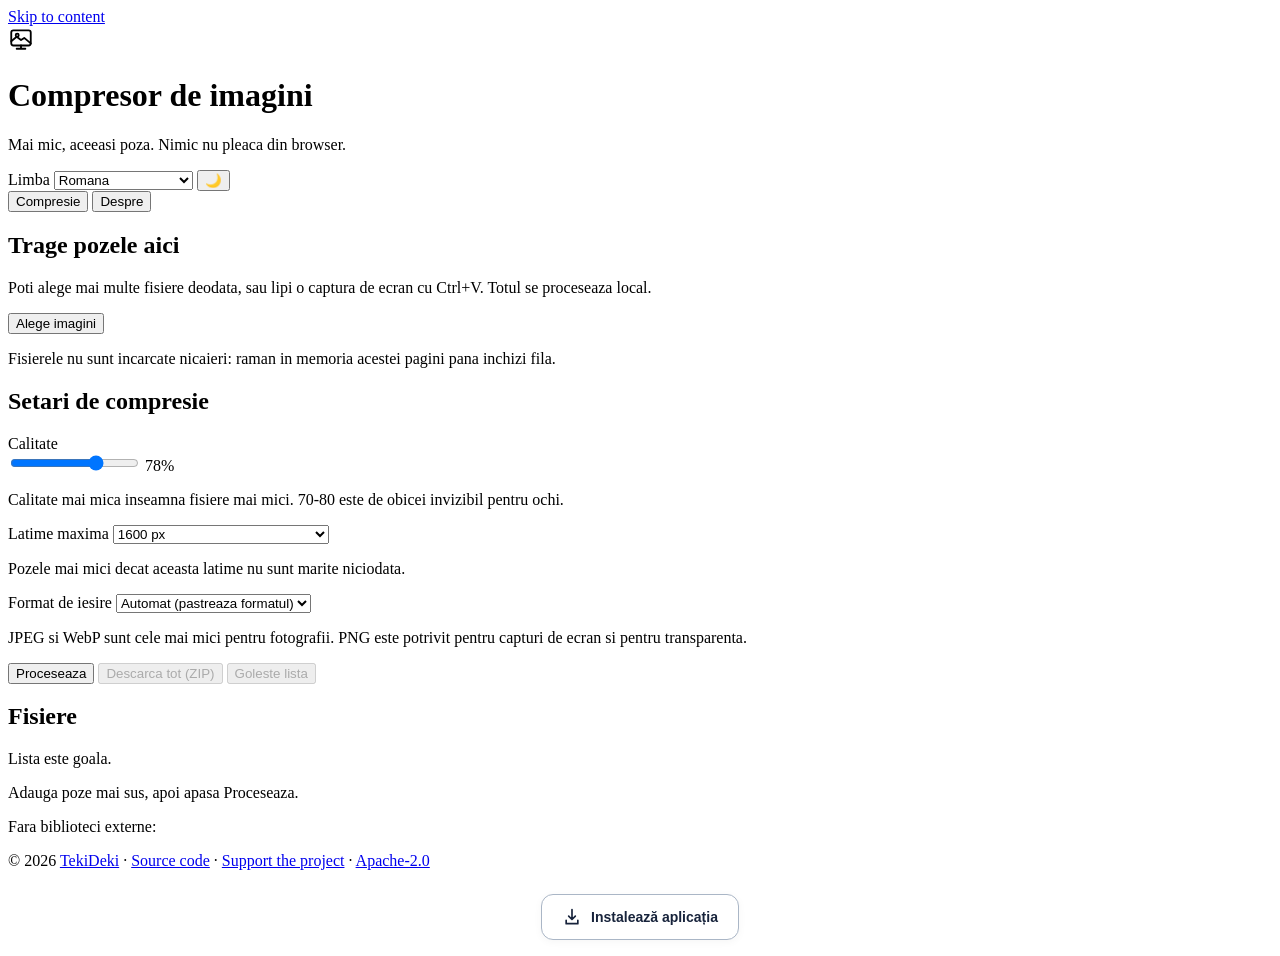
<file: src/template.html>
<!DOCTYPE html>
<html lang="ro">
<head>
<meta charset="utf-8">
<meta http-equiv="Content-Security-Policy" content="default-src 'self'; script-src 'self' 'unsafe-inline'; style-src 'self' 'unsafe-inline'; img-src 'self' data: blob:; font-src 'self' data:; media-src 'self' blob: data:; connect-src 'self'; worker-src 'self' blob:; object-src 'none'; base-uri 'self'; upgrade-insecure-requests">
<!-- CSP prin meta: GitHub Pages nu permite antete HTTP. Fara frame-ancestors/form-action, pe care meta nu le accepta. -->
<meta name="viewport" content="width=device-width, initial-scale=1">
<title>Compresor de imagini - TekiDeki</title>
<meta name="description" content="Comprima si redimensioneaza poze direct in browser, in lot, fara sa urci nimic nicaieri. Metadatele EXIF si GPS sunt eliminate.">
<meta name="author" content="Kristian Mario Miskovic (TekiDeki)">
<meta name="color-scheme" content="light dark">
<meta name="theme-color" content="#f4f6f9">
<link rel="canonical" href="https://tekideki.github.io/Image-Compressor/">
<link rel="alternate" hreflang="ro" href="https://tekideki.github.io/Image-Compressor/?lang=ro">
<link rel="alternate" hreflang="en" href="https://tekideki.github.io/Image-Compressor/?lang=en">
<link rel="alternate" hreflang="sr-Latn" href="https://tekideki.github.io/Image-Compressor/?lang=sr-Latn">
<link rel="alternate" hreflang="sr-Cyrl" href="https://tekideki.github.io/Image-Compressor/?lang=sr-Cyrl">
<link rel="alternate" hreflang="x-default" href="https://tekideki.github.io/Image-Compressor/">
<meta property="og:type" content="website">
<meta property="og:site_name" content="TekiDeki">
<meta property="og:title" content="Image Compressor - TekiDeki">
<meta property="og:description" content="Batch image compression in the browser: nothing is uploaded, EXIF and GPS are stripped, works offline.">
<meta property="og:url" content="https://tekideki.github.io/Image-Compressor/">
<meta property="og:image" content="https://tekideki.github.io/Image-Compressor/og-image.png">
<meta name="twitter:card" content="summary_large_image">
<meta name="twitter:title" content="Image Compressor - TekiDeki">
<meta name="twitter:description" content="Batch image compression in the browser: nothing is uploaded, EXIF and GPS are stripped, works offline.">
<meta name="twitter:image" content="https://tekideki.github.io/Image-Compressor/og-image.png">
<link rel="manifest" href="./manifest.json">
<link rel="icon" href="./favicon.ico" sizes="any">
<link rel="icon" href="./icon-192.png" type="image/png">
<link rel="apple-touch-icon" href="./apple-touch-icon.png">
<script>
/* Theme and language before the first paint, so nothing flashes. */
(function () {
  var dark = null, lang = null;
  try {
    var raw = localStorage.getItem('image_compressor_settings_v1');
    if (raw) { var s = JSON.parse(raw); if (typeof s.dark === 'boolean') dark = s.dark; if (typeof s.lang === 'string') lang = s.lang; }
  } catch (e) {}
  if (dark === null && window.matchMedia) dark = window.matchMedia('(prefers-color-scheme: dark)').matches;
  document.documentElement.setAttribute('data-theme', dark ? 'dark' : 'light');
  var meta = document.querySelector('meta[name="theme-color"]');
  if (meta) meta.setAttribute('content', dark ? '#0f172a' : '#f4f6f9');
  if (lang) {
    var map = { ro: 'ro', en: 'en', 'sr-latn': 'sr-Latn', 'sr-cyrl': 'sr-Cyrl' };
    if (map[lang]) document.documentElement.lang = map[lang];
  }
})();
</script>
<script type="application/ld+json">
{"@context":"https://schema.org","@type":"WebApplication","name":"Image Compressor - TekiDeki","url":"https://tekideki.github.io/Image-Compressor/","applicationCategory":"MultimediaApplication","operatingSystem":"Any browser","browserRequirements":"Requires JavaScript","inLanguage":["ro","en","sr-Latn","sr-Cyrl"],"isAccessibleForFree":true,"offers":{"@type":"Offer","price":"0","priceCurrency":"EUR"},"license":"https://www.apache.org/licenses/LICENSE-2.0","description":"Batch image compressor, resizer and metadata cleaner that runs entirely in the browser. Nothing is uploaded.","featureList":["Batch compression","Resize by maximum width","JPEG, WebP and PNG output","EXIF, GPS and device metadata removal","ZIP download of the whole batch","Works offline"]}
</script>
<style>
/*__STYLES__*/
</style>
</head>
<body>
<a class="skip-link" href="#main" data-i18n="skip_to_content">Skip to content</a>

<header class="app-header">
  <div class="inner">
    <div class="brand">
      <span class="brand-mark" aria-hidden="true">
        <svg width="26" height="26" viewBox="0 0 24 24" fill="none" stroke="currentColor" stroke-width="1.7" stroke-linecap="round" stroke-linejoin="round">
          <rect x="3" y="4" width="18" height="14" rx="2"></rect>
          <path d="M3 14l5-4 4 3 3-2 6 5"></path>
          <circle cx="8.5" cy="8.5" r="1.4"></circle>
          <path d="M8 21h8M12 18v3"></path>
        </svg>
      </span>
      <div class="brand-text">
        <h1 data-i18n="app_title">Compresor de imagini</h1>
        <p data-i18n="app_subtitle">Mai mic, aceeasi poza. Nimic nu pleaca din browser.</p>
      </div>
    </div>
    <div class="header-controls">
      <label class="sr-only" for="langSelect" data-i18n="lang_label">Limba</label>
      <select id="langSelect" aria-label="Limba">
        <option value="ro">Romana</option>
        <option value="en">English</option>
        <option value="sr-latn">Srpski (latinica)</option>
        <option value="sr-cyrl">Српски (ћирилица)</option>
      </select>
      <button type="button" class="btn-icon" id="themeToggle" aria-pressed="false" aria-label="Tema" title="Tema">🌙</button>
    </div>
  </div>
</header>

<main class="container" id="main" tabindex="-1">
  <div class="status-banner" id="statusBanner" role="status" hidden>
    <span class="grow" id="statusText"></span>
    <span id="statusActions"></span>
  </div>

  <nav class="tabs" role="tablist" aria-label="Sectiuni" data-i18n-aria="tabs_label">
    <button type="button" role="tab" id="tab-compress" data-tab="compress" aria-controls="panel-compress" aria-selected="true" data-i18n="tab_compress">Compresie</button>
    <button type="button" role="tab" id="tab-about" data-tab="about" aria-controls="panel-about" aria-selected="false" tabindex="-1" data-i18n="tab_about">Despre</button>
  </nav>

  <section role="tabpanel" id="panel-compress" aria-labelledby="tab-compress">
    <div class="card">
      <div class="drop-zone" id="dropZone">
        <h2 data-i18n="drop_title">Trage pozele aici</h2>
        <p data-i18n="drop_hint">Poti alege mai multe fisiere deodata, sau lipi o captura de ecran cu Ctrl+V. Totul se proceseaza local.</p>
        <button type="button" class="btn-primary" id="chooseImages" data-i18n="choose_images">Alege imagini</button>
        <p class="small muted" data-i18n="drop_paste_hint">Fisierele nu sunt incarcate nicaieri: raman in memoria acestei pagini pana inchizi fila.</p>
        <input type="file" id="fileInput" accept="image/*" multiple aria-label="Alege imagini de comprimat" data-i18n-aria="choose_images" hidden>
      </div>
      <p class="small muted" id="fileNote" hidden></p>
    </div>

    <div class="card" id="settingsCard">
      <div class="card-head">
        <h2 data-i18n="settings_title">Setari de compresie</h2>
        <span class="badge badge-info" id="formatBadge" hidden></span>
      </div>
      <div class="field">
        <label for="qualityRange" data-i18n="quality_label">Calitate</label>
        <div class="slider-row">
          <input type="range" id="qualityRange" min="40" max="95" step="1" value="78">
          <output id="qualityOut" for="qualityRange">78%</output>
        </div>
        <p class="hint" data-i18n="quality_hint">Calitate mai mica inseamna fisiere mai mici. 70-80 este de obicei invizibil pentru ochi.</p>
        <p class="hint" id="pngNote" data-i18n="quality_png_note" hidden>PNG nu are control de calitate: se redimensioneaza, dar calitatea nu se aplica.</p>
      </div>
      <div class="field">
        <label for="widthSelect" data-i18n="width_label">Latime maxima</label>
        <select id="widthSelect">
          <option value="0" data-i18n="width_original">Pastreaza dimensiunea originala</option>
          <option value="2560">2560 px</option>
          <option value="1920">1920 px</option>
          <option value="1600" selected>1600 px</option>
          <option value="1280">1280 px</option>
          <option value="800">800 px</option>
        </select>
        <p class="hint" data-i18n="width_hint">Pozele mai mici decat aceasta latime nu sunt marite niciodata.</p>
      </div>
      <div class="field">
        <label for="formatSelect" data-i18n="format_label">Format de iesire</label>
        <select id="formatSelect">
          <option value="auto" data-i18n="format_auto">Automat (pastreaza formatul)</option>
          <option value="jpeg">JPEG</option>
          <option value="webp">WebP</option>
          <option value="png">PNG</option>
        </select>
        <p class="hint" data-i18n="format_hint">JPEG si WebP sunt cele mai mici pentru fotografii. PNG este potrivit pentru capturi de ecran si pentru transparenta.</p>
      </div>
      <div class="actions">
        <button type="button" class="btn-primary" id="processBtn" data-i18n="process_start">Proceseaza</button>
        <button type="button" class="btn-ghost" id="cancelBtn" data-i18n="process_cancel" hidden>Anuleaza</button>
        <button type="button" class="btn-ghost" id="downloadAllBtn" data-i18n="download_all" disabled>Descarca tot (ZIP)</button>
        <button type="button" class="btn-danger" id="clearListBtn" data-i18n="clear_list" disabled>Goleste lista</button>
      </div>
      <div class="progress" id="progressWrap" role="progressbar" aria-valuemin="0" aria-valuemax="100" aria-valuenow="0" aria-label="Progres" hidden>
        <span id="progressBar"></span>
      </div>
      <p class="small muted" id="progressText" hidden></p>
      <p class="sr-only" role="status" aria-live="polite" id="progressLive"></p>
      <div class="summary" id="summary" hidden>
        <span><span data-i18n="total_label">Total</span>: <strong id="totalFiles">0</strong></span>
        <span class="big" id="totalBefore">0 B</span>
        <span aria-hidden="true">→</span>
        <span class="big" id="totalAfter">0 B</span>
        <span class="badge badge-pos" id="totalSaved"></span>
      </div>
    </div>

    <div class="card">
      <div class="card-head">
        <h2 data-i18n="list_title">Fisiere</h2>
        <span class="badge" id="listCount" hidden></span>
      </div>
      <p class="small" id="staleNote" data-i18n="settings_stale" hidden>Setarile s-au schimbat: apasa Proceseaza pentru rezultate noi.</p>
      <p class="muted" id="listEmpty" data-i18n="list_empty">Lista este goala.</p>
      <p class="small muted" id="listEmptyHint" data-i18n="list_empty_hint">Adauga poze mai sus, apoi apasa Proceseaza.</p>
      <ul class="list" id="fileList"></ul>
    </div>

    <div class="card" id="previewCard" hidden>
      <h2 data-i18n="preview_title">Comparatie</h2>
      <div class="compare">
        <figure>
          <div class="frame"><img id="previewOriginal" alt="Original" data-i18n-alt="preview_original_alt"></div>
          <figcaption><span data-i18n="preview_original">Original</span>: <span id="previewOriginalCaption">-</span></figcaption>
        </figure>
        <figure>
          <div class="frame"><img id="previewCompressed" alt="Compressed" data-i18n-alt="preview_compressed_alt"></div>
          <figcaption><span data-i18n="preview_compressed">Comprimat</span>: <span id="previewCompressedCaption">-</span></figcaption>
        </figure>
      </div>
      <h3 data-i18n="preview_meta_title">Metadate</h3>
      <ul class="kv" id="previewMeta"></ul>
    </div>
  </section>

  <section role="tabpanel" id="panel-about" aria-labelledby="tab-about" hidden>
    <div class="card">
      <h2 data-i18n="about_what">Ce face aplicatia</h2>
      <p data-i18n="about_what_text"></p>
      <h2 data-i18n="about_privacy">Confidentialitate</h2>
      <p data-i18n="about_privacy_text"></p>
      <h2 data-i18n="about_metadata">Metadate eliminate</h2>
      <p data-i18n="about_metadata_text"></p>
      <h2 data-i18n="about_formats">Formate si limite</h2>
      <ul class="about-list">
        <li data-i18n="about_formats_1"></li>
        <li data-i18n="about_formats_2"></li>
        <li data-i18n="about_formats_3"></li>
        <li data-i18n="about_formats_4"></li>
      </ul>
      <h2 data-i18n="about_install">Instalare</h2>
      <p data-i18n="about_install_text"></p>
      <h2 data-i18n="about_shortcuts">Scurtaturi</h2>
      <p data-i18n="about_shortcuts_text"></p>
      <p class="small muted"><span class="kbd">Space</span> · <span class="kbd">Ctrl</span>+<span class="kbd">V</span> · <span class="kbd">1</span> <span class="kbd">2</span></p>
      <h2 data-i18n="about_license">Licenta</h2>
      <p data-i18n="about_license_text"></p>
    </div>

    <div class="card">
      <h2 data-i18n="storage_title">Setari si date locale</h2>
      <p data-i18n="storage_text"></p>
      <p><button type="button" class="btn-ghost" id="resetSettings" data-i18n="action_reset_settings">Reseteaza setarile</button></p>
    </div>

    <div class="card donate-card">
      <p data-i18n="donate_text">Ti-a fost de folos? Poti sustine proiectul.</p>
      <p><a class="button" href="https://paypal.me/TekiDeki" target="_blank" rel="noopener noreferrer" data-i18n="donate_button">Sustine proiectul</a></p>
      <p class="small muted" data-i18n="donate_note">Fara cont, fara reclame, fara urmarire.</p>
    </div>
  </section>
</main>

<footer class="app-footer">
  <p class="notice" data-i18n="disclaimer"></p>
  <p class="attribution small">
    <span data-i18n="footer_attr_label">Fara biblioteci externe</span>:
    <span data-i18n="footer_attr_text"></span>
  </p>
  <div class="tekideki-credits">
    <span>© 2026 <a href="https://github.com/TekiDeki" target="_blank" rel="noopener noreferrer">TekiDeki</a></span>
    <span aria-hidden="true">·</span>
    <a href="https://github.com/TekiDeki/Image-Compressor" target="_blank" rel="noopener noreferrer" data-i18n="footer_source">Source code</a>
    <span aria-hidden="true">·</span>
    <a href="https://paypal.me/TekiDeki" target="_blank" rel="noopener noreferrer" class="support-link" data-i18n="donate_button">Support the project</a>
    <span aria-hidden="true">·</span>
    <a href="https://tekideki.github.io/Image-Compressor/LICENSE" target="_blank" rel="noopener noreferrer" data-i18n="footer_license">Apache-2.0</a>
  </div>
</footer>

<dialog id="appDialog" aria-labelledby="appDialogTitle">
  <h2 id="appDialogTitle"></h2>
  <p id="appDialogBody"></p>
  <div class="dialog-actions">
    <button type="button" class="btn-ghost" id="appDialogCancel" data-i18n="cancel">Anuleaza</button>
    <button type="button" class="btn-primary" id="appDialogConfirm" data-i18n="confirm">Confirma</button>
  </div>
</dialog>

<div class="toast" id="toast" role="status" aria-live="polite" hidden></div>

<script>
/*__I18N__*/
/*__APP__*/
</script>
<!-- Buton de instalare TekiDeki (Apache-2.0). Sursa: studio/unelte/install-app/ - acelasi bloc în toate uneltele. -->
<style>
/* App-scoped install controls. Uses each app's existing theme; no external assets. */
#td-install-section{box-sizing:border-box;width:100%;max-width:1160px;flex-shrink:0;text-align:center;margin:24px auto 16px;padding:0 16px;color:var(--text,var(--text-color,#17233b))}
#td-install-section[hidden],#td-install-dialog [hidden]{display:none!important}
#td-install-button,#td-install-close{box-sizing:border-box;display:inline-flex;align-items:center;justify-content:center;gap:9px;width:auto;max-width:100%;min-height:46px;padding:11px 20px;border:1px solid var(--border,var(--border-color,#aab6c6));border-radius:12px;background:var(--card,var(--card-bg,var(--bg-2,#fff)));color:var(--text,var(--text-color,#17233b));font:600 14px/1.5 -apple-system,BlinkMacSystemFont,'Segoe UI',sans-serif;letter-spacing:normal;cursor:pointer;text-transform:none;white-space:normal;overflow-wrap:anywhere;box-shadow:0 2px 8px #0000000a;touch-action:manipulation}
#td-install-button:hover,#td-install-close:hover{box-shadow:0 3px 14px #00000020}
#td-install-button:focus-visible,#td-install-close:focus-visible{outline:3px solid currentColor;outline-offset:4px}
#td-install-button:disabled{opacity:.65;cursor:wait}
#td-install-button svg{flex:0 0 20px;width:20px;height:20px}
#td-install-status{font:400 13px/1.6 -apple-system,BlinkMacSystemFont,'Segoe UI',sans-serif;color:inherit;max-width:600px;margin:10px auto 0;overflow-wrap:anywhere}
#td-install-status:empty{display:none}
#td-install-dialog{box-sizing:border-box;position:fixed;inset:0;width:480px;max-width:calc(100vw - 32px);max-height:calc(100vh - 32px);max-height:calc(100dvh - 32px);margin:auto;padding:24px;border:1px solid var(--border,var(--border-color,#aab6c6));border-radius:18px;background:var(--card,var(--card-bg,var(--bg-2,#fff)));color:var(--text,var(--text-color,#17233b));box-shadow:0 16px 64px #00000050;text-align:left;font:400 14px/1.65 -apple-system,BlinkMacSystemFont,'Segoe UI',sans-serif;overflow:auto;overflow-wrap:anywhere}
#td-install-dialog::backdrop{background:#0009}
#td-install-title{font:700 21px/1.3 -apple-system,BlinkMacSystemFont,'Segoe UI',sans-serif;color:inherit;margin:0 0 14px;letter-spacing:normal}
#td-install-dialog p{font:inherit;color:inherit;margin:0 0 14px}
#td-install-secure{font-weight:650!important}
#td-install-close{margin-top:4px}
@media(prefers-reduced-motion:reduce){#td-install-button,#td-install-close{transition:none!important}}
</style>
<section id="td-install-section" aria-label="App installation">
  <button type="button" id="td-install-button" aria-haspopup="dialog" aria-controls="td-install-dialog"><svg aria-hidden="true" focusable="false" viewBox="0 0 24 24" width="20" height="20" fill="none" stroke="currentColor" stroke-width="2" stroke-linecap="round" stroke-linejoin="round"><path d="M12 3v12m-4-4 4 4 4-4M5 16v4h14v-4"/></svg><span id="td-install-label">Install app</span></button>
  <p id="td-install-status" role="status" aria-live="polite"></p>
</section>
<dialog id="td-install-dialog" aria-labelledby="td-install-title" aria-describedby="td-install-intro">
  <h2 id="td-install-title">Install this app</h2>
  <p id="td-install-intro"></p>
  <p id="td-install-secure" hidden></p>
  <p id="td-install-ios"></p>
  <p id="td-install-android"></p>
  <p id="td-install-desktop"></p>
  <p id="td-install-note"></p>
  <button type="button" id="td-install-close" autofocus>Close</button>
</dialog>
<script>/* SPDX-License-Identifier: Apache-2.0
 * Copyright 2026 Kristian Mario Mišković (TekiDeki).
 * Optional native installation and honest browser-specific fallback. No storage or network calls. */
(function () {
  'use strict';
  const translations = {
    en: {
      install:'Install app',title:'Install this app',close:'Close',
      intro:'Install a web app or shortcut using your browser. Available options depend on the device and browser.',
      ios:'iPhone / iPad: open this page in Safari. Tap Share → Add to Home Screen → Add. Enable “Open as Web App” if that option is shown.',
      android:'Android: open the browser menu (⋮), then choose Install app or Add to Home screen, if available.',
      desktop:'Desktop: use the install icon in the address bar or an Install this site as an app option in your browser menu, if available.',
      note:'If no installation option is available, try a compatible browser such as Chrome or Edge, or save a bookmark. A browser tab cannot always detect an existing installation; you may already find the app in your launcher. This button cannot force installation.',
      secure:'Installation needs HTTPS or localhost. Open the public HTTPS app instead of a downloaded file or an insecure HTTP address.',
      error:'The native installation dialog could not be opened. You can use these browser steps instead.',
      accepted:'Continue in your browser to finish installation.',dismissed:'Installation was not confirmed. You can try again later or use the browser menu.'
    },
    ro: {
      install:'Instalează aplicația',title:'Instalează această aplicație',close:'Închide',
      intro:'Instalează o aplicație web sau o scurtătură din browser. Opțiunile disponibile depind de dispozitiv și browser.',
      ios:'iPhone / iPad: deschide pagina în Safari. Apasă Partajare → Adăugați pe ecranul principal → Adăugați. Activează „Deschideți ca aplicație web” dacă apare această opțiune.',
      android:'Android: deschide meniul browserului (⋮), apoi alege Instalează aplicația sau Adaugă pe ecranul de pornire, dacă opțiunea există.',
      desktop:'Calculator: folosește pictograma de instalare din bara de adrese sau opțiunea Instalează acest site ca aplicație din meniul browserului, dacă este disponibilă.',
      note:'Dacă nu există opțiune de instalare, încearcă un browser compatibil, precum Chrome sau Edge, ori salvează un semn de carte. O filă de browser nu poate detecta mereu o instalare existentă; aplicația poate fi deja în lista ta de aplicații. Butonul nu poate forța instalarea.',
      secure:'Instalarea necesită HTTPS sau localhost. Deschide aplicația publică HTTPS, nu un fișier descărcat sau o adresă HTTP nesigură.',
      error:'Dialogul nativ de instalare nu a putut fi deschis. Poți urma pașii browserului de mai jos.',
      accepted:'Continuă în browser pentru a finaliza instalarea.',dismissed:'Instalarea nu a fost confirmată. Poți încerca mai târziu sau din meniul browserului.'
    },
    'sr-latn': {
      install:'Instaliraj aplikaciju',title:'Instaliraj ovu aplikaciju',close:'Zatvori',
      intro:'Instalirajte veb-aplikaciju ili prečicu preko pregledača. Dostupne opcije zavise od uređaja i pregledača.',
      ios:'iPhone / iPad: otvorite stranicu u Safari pregledaču. Izaberite Deli → Dodaj na početni ekran → Dodaj. Uključite „Otvori kao veb-aplikaciju” ako je ponuđeno.',
      android:'Android: otvorite meni pregledača (⋮), zatim izaberite Instaliraj aplikaciju ili Dodaj na početni ekran, ako je dostupno.',
      desktop:'Računar: koristite ikonu za instaliranje u adresnoj traci ili opciju Instaliraj ovaj sajt kao aplikaciju u meniju pregledača, ako postoji.',
      note:'Ako nema opcije za instaliranje, pokušajte kompatibilan pregledač poput Chrome-a ili Edge-a, ili sačuvajte obeleživač. Kartica pregledača ne može uvek da prepozna postojeću instalaciju; aplikacija je možda već na vašoj listi aplikacija. Ovo dugme ne može da nametne instalaciju.',
      secure:'Instalacija zahteva HTTPS ili localhost. Otvorite javnu HTTPS aplikaciju, a ne preuzetu datoteku ili nebezbednu HTTP adresu.',
      error:'Izvorni dijalog za instalaciju nije mogao da se otvori. Umesto toga pratite ove korake u pregledaču.',
      accepted:'Nastavite u pregledaču da završite instalaciju.',dismissed:'Instalacija nije potvrđena. Pokušajte kasnije ili preko menija pregledača.'
    },
    'sr-cyrl': {
      install:'Инсталирај апликацију',title:'Инсталирај ову апликацију',close:'Затвори',
      intro:'Инсталирајте веб-апликацију или пречицу преко прегледача. Доступне опције зависе од уређаја и прегледача.',
      ios:'iPhone / iPad: отворите страницу у Safari прегледачу. Изаберите Дели → Додај на почетни екран → Додај. Укључите „Отвори као веб-апликацију” ако је понуђено.',
      android:'Android: отворите мени прегледача (⋮), затим изаберите Инсталирај апликацију или Додај на почетни екран, ако је доступно.',
      desktop:'Рачунар: користите икону за инсталирање у адресној траци или опцију Инсталирај овај сајт као апликацију у менију прегледача, ако постоји.',
      note:'Ако нема опције за инсталирање, покушајте компатибилан прегледач попут Chrome-а или Edge-а, или сачувајте обележивач. Картица прегледача не може увек да препозна постојећу инсталацију; апликација је можда већ на вашој листи апликација. Ово дугме не може да наметне инсталацију.',
      secure:'Инсталација захтева HTTPS или localhost. Отворите јавну HTTPS апликацију, а не преузету датотеку или небезбедну HTTP адресу.',
      error:'Изворни дијалог за инсталацију није могао да се отвори. Уместо тога пратите ове кораке у прегледачу.',
      accepted:'Наставите у прегледачу да завршите инсталацију.',dismissed:'Инсталација није потврђена. Покушајте касније или преко менија прегледача.'
    }
  };
  const section=document.getElementById('td-install-section');
  const button=document.getElementById('td-install-button');
  const dialog=document.getElementById('td-install-dialog');
  const status=document.getElementById('td-install-status');
  const close=document.getElementById('td-install-close');
  const standalone=matchMedia('(display-mode: standalone)');
  const minimal=matchMedia('(display-mode: minimal-ui)');
  const overlay=matchMedia('(display-mode: window-controls-overlay)');
  let installed=false, pending=null, busy=false, error=false, statusKey=null;
  function t(){
    const lang=(document.documentElement.lang||'en').toLowerCase();
    const key=lang.startsWith('sr')?(lang.includes('cyrl')?'sr-cyrl':'sr-latn'):lang.split('-')[0];
    return Object.hasOwn(translations,key)?translations[key]:translations.en;
  }
  function isInstalled(){return installed||standalone.matches||minimal.matches||overlay.matches||navigator.standalone===true;}
  function refresh(){
    const text=t();section.hidden=isInstalled();
    section.setAttribute('aria-label',text.title);
    document.getElementById('td-install-label').textContent=text.install;
    document.getElementById('td-install-title').textContent=text.title;
    document.getElementById('td-install-intro').textContent=error?text.error:text.intro;
    for(const key of ['ios','android','desktop','note','secure'])document.getElementById('td-install-'+key).textContent=text[key];
    document.getElementById('td-install-secure').hidden=isSecureContext&&location.protocol!=='file:';
    close.textContent=text.close;status.textContent=statusKey?text[statusKey]:'';
    if(isInstalled()&&dialog.open)dialog.close();
  }
  function help(failed=false){
    error=failed;refresh();
    if(typeof dialog.showModal==='function'){if(!dialog.open)dialog.showModal();}
    else {const text=t();alert([failed?text.error:text.intro,...(!isSecureContext||location.protocol==='file:'?[text.secure]:[]),text.ios,text.android,text.desktop,text.note].join('\n\n'));}
  }
  window.addEventListener('beforeinstallprompt',event=>{
    if(isInstalled())return;event.preventDefault();pending=event;refresh();
  });
  button.addEventListener('click',async()=>{
    if(busy||isInstalled())return;
    if(!pending||!isSecureContext||location.protocol==='file:'){help();return;}
    const prompt=pending;pending=null;busy=true;button.disabled=true;statusKey=null;refresh();
    try{
      await prompt.prompt();
      const choice=await prompt.userChoice;
      if(!isInstalled())statusKey=choice?.outcome==='accepted'?'accepted':'dismissed';
    }catch(_){help(true);}
    finally{busy=false;button.disabled=false;refresh();}
  });
  close.addEventListener('click',()=>dialog.close());
  window.addEventListener('appinstalled',()=>{installed=true;pending=null;statusKey=null;refresh();});
  for(const query of [standalone,minimal,overlay]){
    if(query.addEventListener)query.addEventListener('change',refresh);
    else if(query.addListener)query.addListener(refresh);
  }
  refresh();
  new MutationObserver(refresh).observe(document.documentElement,{attributes:true,attributeFilter:['lang']});
})();
</script>

</body>
</html>
</file>
